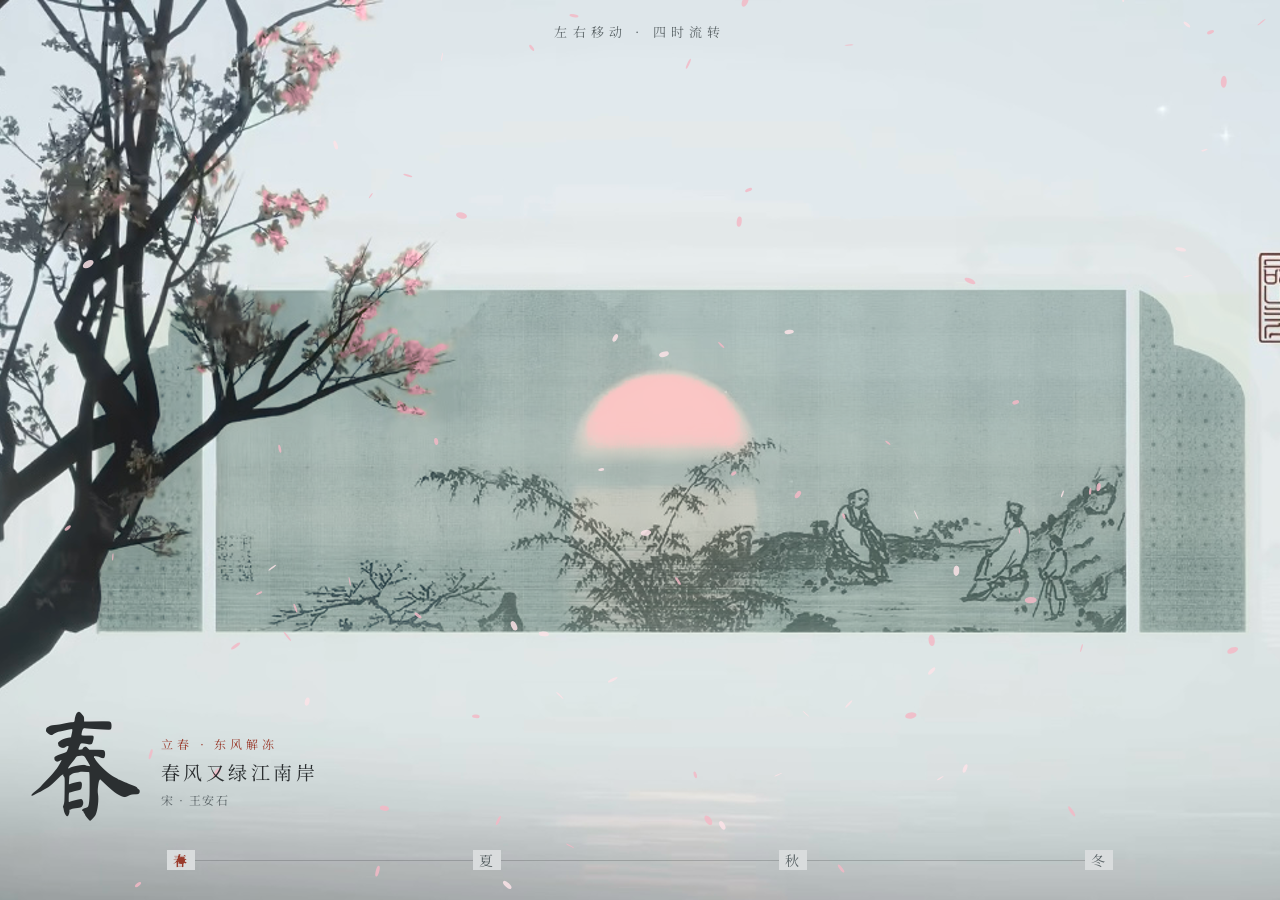
<file: games/sishi-chuangjing.html>
<!doctype html><html><head><meta charset=utf8><meta name=viewport content="width=device-width,initial-scale=1,viewport-fit=cover"><style>:root{color-scheme:light;box-sizing:border-box;padding-top:env(safe-area-inset-top,0px);padding-bottom:env(safe-area-inset-bottom,0px)}html{scroll-padding-top:env(safe-area-inset-top,0px)}body{margin:0;padding:0;font:14px -apple-system,BlinkMacSystemFont,sans-serif;background:#fff;color:#000}img{max-width:100%}[hidden]:not([hidden=until-found i]){display:none!important}</style></head><body>
<title>四时窗景</title>
<meta name="claude:viewport-fit-sides" content="cover">
<link rel="preconnect" href="https://fonts.googleapis.com">
<link rel="stylesheet" href="https://fonts.googleapis.com/css2?family=Ma+Shan+Zheng&family=Noto+Serif+SC:wght@400;600&display=swap">
<style>
/* Layout: one full-bleed stage; the scene is a canvas, ink captions float in the fog at the lower left, a four-point rail sits at the foot. */
:root{
  --fog:#e4eaed;
  --fog-low:#d9dcdd;
  --ink:#2b2f31;
  --ink-soft:#5d6669;
  --seal:#9a3b2c;
  --rail:rgba(43,47,49,.22);
  --display:"Ma Shan Zheng","STKaiti","KaiTi",serif;
  --body:"Noto Serif SC","Songti SC","SimSun",serif;
  color-scheme:light;
}
html,body{height:100%}
body{background:linear-gradient(var(--fog),var(--fog-low));color:var(--ink);font-family:var(--body);overflow:hidden}
#stage{position:fixed;inset:0;touch-action:none;cursor:crosshair}
canvas{display:block;width:100%;height:100%}
.caption{
  position:absolute;
  left:max(28px,calc(env(safe-area-inset-left,0px) + 20px));
  bottom:calc(84px + env(safe-area-inset-bottom,0px));
  pointer-events:none;
  display:grid;
}
.cap{grid-area:1/1;display:flex;align-items:flex-end;gap:18px;opacity:0;transform:translateY(6px);transition:opacity .9s ease,transform .9s ease}
.cap.on{opacity:1;transform:none}
.cap .char{font-family:var(--display);font-size:clamp(64px,9vw,120px);line-height:.9;color:var(--ink)}
.cap .meta{display:flex;flex-direction:column;gap:6px;padding-bottom:8px}
.cap .term{font-size:12px;letter-spacing:.32em;color:var(--seal)}
.cap .line{font-size:clamp(15px,1.5vw,19px);letter-spacing:.18em;color:var(--ink)}
.cap .src{font-size:12px;letter-spacing:.12em;color:var(--ink-soft)}
.rail{
  position:absolute;left:0;right:0;
  bottom:calc(26px + env(safe-area-inset-bottom,0px));
  padding-left:max(28px,calc(env(safe-area-inset-left,0px) + 20px));
  padding-right:max(28px,calc(env(safe-area-inset-right,0px) + 20px));
}
.track{position:relative;height:28px}
.track::before{content:"";position:absolute;left:12.5%;right:12.5%;top:50%;height:1px;background:var(--rail)}
.mark{position:absolute;top:0;transform:translateX(-50%);height:28px;display:flex;align-items:center;justify-content:center;width:44px;
  background:none;border:0;font-family:var(--body);font-size:14px;letter-spacing:.1em;color:var(--ink-soft);cursor:pointer}
.mark span{background:var(--fog-low);padding:0 6px;transition:color .4s}
.mark.on span{color:var(--seal);font-weight:600}
.mark:focus-visible{outline:1px solid var(--seal);outline-offset:2px}
.dot{position:absolute;top:50%;width:7px;height:7px;margin:-3.5px 0 0 -3.5px;border-radius:50%;background:var(--seal);pointer-events:none}
.hint{position:absolute;top:calc(22px + env(safe-area-inset-top,0px));left:50%;transform:translateX(-50%);
  font-size:13px;letter-spacing:.4em;color:var(--ink-soft);pointer-events:none;transition:opacity 1.2s;white-space:nowrap}
.hint.gone{opacity:0}
@media (max-width:600px){
  .cap .char{font-size:64px}
  .caption{bottom:calc(76px + env(safe-area-inset-bottom,0px))}
}
</style>

<div id="stage">
  <canvas id="cv" aria-label="窗景随鼠标横向位置在春夏秋冬间过渡"></canvas>
  <div class="hint" id="hint">左右移动 · 四时流转</div>
  <div class="caption" aria-live="polite">
    <div class="cap on"><div class="char">春</div><div class="meta"><div class="term">立春 · 东风解冻</div><div class="line">春风又绿江南岸</div><div class="src">宋 · 王安石</div></div></div>
    <div class="cap"><div class="char">夏</div><div class="meta"><div class="term">立夏 · 蝼蝈鸣</div><div class="line">白雨跳珠乱入船</div><div class="src">宋 · 苏轼</div></div></div>
    <div class="cap"><div class="char">秋</div><div class="meta"><div class="term">立秋 · 凉风至</div><div class="line">霜叶红于二月花</div><div class="src">唐 · 杜牧</div></div></div>
    <div class="cap"><div class="char">冬</div><div class="meta"><div class="term">立冬 · 水始冰</div><div class="line">千树万树梨花开</div><div class="src">唐 · 岑参</div></div></div>
  </div>
  <div class="rail">
    <div class="track" id="track">
      <button class="mark on" style="left:12.5%" data-i="0" id="m0"><span>春</span></button>
      <button class="mark" style="left:37.5%" data-i="1" id="m1"><span>夏</span></button>
      <button class="mark" style="left:62.5%" data-i="2" id="m2"><span>秋</span></button>
      <button class="mark" style="left:87.5%" data-i="3" id="m3"><span>冬</span></button>
      <div class="dot" id="dot" style="left:12.5%"></div>
    </div>
  </div>
</div>

<script>
(function(){
const SRC = "[data-uri]";
const reduce = matchMedia('(prefers-reduced-motion: reduce)').matches;
const cv = document.getElementById('cv'), ctx = cv.getContext('2d');
const caps = [...document.querySelectorAll('.cap')], marks = [...document.querySelectorAll('.mark')];
const dot = document.getElementById('dot'), hint = document.getElementById('hint');
let IW=0, IH=0, layers=[], W=0, H=0, dpr=1, view={s:1,ox:0,oy:0};
let target=0, cur=0, shown=-1;

const clamp=(v,a,b)=>v<a?a:v>b?b:v;
const ss=(a,b,x)=>{x=clamp((x-a)/(b-a),0,1);return x*x*(3-2*x)};
const mix=(a,b,t)=>a+(b-a)*t;
function softRect(x,y,x0,x1,y0,y1,e){return ss(x0-e,x0+e,x)*(1-ss(x1-e,x1+e,x))*ss(y0-e,y0+e,y)*(1-ss(y1-e,y1+e,y));}

// Season recipes: atmosphere tint, window duotone, sun colour, foliage colour.
const S=[
 {atm:[1.01,1.005,0.99], sh:[50,72,60],  hi:[228,238,222], k:.5,  gam:1,   sun:[252,196,196], fol:[244,176,192], folK:1, branch:0},
 {atm:[0.985,1.01,1.0],  sh:[26,60,52],  hi:[196,228,212], k:.62, gam:1.08,sun:[255,226,170], fol:[86,140,78],   folK:1, branch:0},
 {atm:[1.035,1.0,0.94],  sh:[80,50,30],  hi:[240,212,168], k:.62, gam:1,   sun:[238,120,62],  fol:[214,104,42],  folK:1, branch:0},
 {atm:[0.97,0.995,1.04], sh:[74,84,96],  hi:[248,250,253], k:.7,  gam:.62, sun:[236,238,242], fol:[240,244,248], folK:.95,branch:.35}
];

function build(img){
  IW=img.naturalWidth; IH=img.naturalHeight;
  const base=document.createElement('canvas'); base.width=IW; base.height=IH;
  const bx=base.getContext('2d'); bx.drawImage(img,0,0);
  const src=bx.getImageData(0,0,IW,IH).data;
  const sx=IW/1169, sy=IH/683;
  // per-pixel masks
  const n=IW*IH, mWin=new Float32Array(n), mSun=new Float32Array(n), mFol=new Float32Array(n), mLum=new Float32Array(n);
  for(let y=0;y<IH;y++)for(let x=0;x<IW;x++){
    const i=y*IW+x, p=i*4, r=src[p],g=src[p+1],b=src[p+2];
    const X=x/sx, Y=y/sy, lum=.299*r+.587*g+.114*b, warm=r-b;
    mLum[i]=lum;
    let w=Math.max(softRect(X,Y,262,952,219,481,3),softRect(X,Y,172,252,232,481,3),softRect(X,Y,962,1046,222,481,3));
    w*=mix(1,ss(70,125,lum),1-ss(410,455,X));    // keep the foreground tree out of the window grade
    mWin[i]=w;
    const d=Math.hypot(X-601,Y-318);
    mSun[i]=w*ss(8,40,warm)*ss(150,200,lum)*(1-ss(70,95,d));
    // foliage: warm pale clusters on the tree, outside the window panel interior
    const inTree=(1-ss(440,480,X))*(1-ss(470,520,Y));
    mFol[i]=inTree*ss(3,26,warm)*ss(55,115,lum)*(1-mSun[i]);
  }
  layers=S.map(s=>{
    const c=document.createElement('canvas'); c.width=IW; c.height=IH;
    const cx=c.getContext('2d'), id=cx.createImageData(IW,IH), o=id.data;
    for(let i=0;i<n;i++){
      const p=i*4; let r=src[p]*s.atm[0], g=src[p+1]*s.atm[1], b=src[p+2]*s.atm[2];
      const w=mWin[i];
      if(w>0){
        let t=clamp(mLum[i]/240,0,1); t=Math.pow(t,s.gam);
        const k=s.k*w;
        r=mix(r,mix(s.sh[0],s.hi[0],t),k); g=mix(g,mix(s.sh[1],s.hi[1],t),k); b=mix(b,mix(s.sh[2],s.hi[2],t),k);
        const sw=mSun[i]*.92;
        if(sw>0){r=mix(r,s.sun[0],sw);g=mix(g,s.sun[1],sw);b=mix(b,s.sun[2],sw);}
      }
      const f=mFol[i]*s.folK;
      if(f>0){
        const sh=clamp(mLum[i]/185,.55,1.12);
        r=mix(r,s.fol[0]*sh,f); g=mix(g,s.fol[1]*sh,f); b=mix(b,s.fol[2]*sh,f);
      }
      o[p]=r;o[p+1]=g;o[p+2]=b;o[p+3]=255;
    }
    cx.putImageData(id,0,0);
    return c;
  });
}

function resize(){
  dpr=Math.min(devicePixelRatio||1,2);
  W=innerWidth; H=innerHeight;
  cv.width=Math.round(W*dpr); cv.height=Math.round(H*dpr);
  ctx.setTransform(dpr,0,0,dpr,0,0);
  if(!IW) return;
  let s=Math.max(W/IW,H/IH);
  if(W/H<1.2) s=Math.min(s,(W/IW)*2.1);          // portrait: keep the window in frame
  view.s=s;
  const fx=(W<700?604:584)/1169*IW;                // focus on the window's centre
  view.ox=clamp(W/2-fx*s, W-IW*s, 0);
  if(IW*s<W) view.ox=(W-IW*s)/2;
  view.oy=(H-IH*s)/2;
  if(IH*s>H) view.oy=clamp(H*.46-IH*.52*s, H-IH*s, 0);
}

// ---- particles -------------------------------------------------------
const rnd=(a,b)=>a+Math.random()*(b-a);
const pools=[[],[],[],[]];
function seed(){
  const k=reduce?.35:1, area=Math.max(.5,W*H/(1200*700));
  const cnt=[70,120,46,150].map(c=>Math.round(c*k*area));
  for(let si=0;si<4;si++){pools[si]=[];for(let j=0;j<cnt[si];j++)pools[si].push(spawn(si,true));}
}
function spawn(si,any){
  const y=any?rnd(-20,H):rnd(-60,-10);
  if(si===0) return {x:rnd(-80,W),y,vx:rnd(18,42),vy:rnd(14,34),r:rnd(3,6),a:rnd(0,6.28),va:rnd(-2,2),ph:rnd(0,6.28),hue:Math.random()};
  if(si===1) return {x:rnd(-100,W+60),y,len:rnd(14,30),v:rnd(420,640),al:rnd(.12,.3)};
  if(si===2) return {x:rnd(-80,W),y,vx:rnd(10,40),vy:rnd(30,60),r:rnd(5,9),a:rnd(0,6.28),va:rnd(-3,3),ph:rnd(0,6.28),c:Math.floor(rnd(0,3))};
  return {x:rnd(-40,W+40),y,r:rnd(1,3.2),vy:rnd(18,48),ph:rnd(0,6.28),sw:rnd(10,30)};
}
const leafC=['#c4622a','#d88b32','#a8432a'];
function stepDraw(dt,t,wts){
  for(let si=0;si<4;si++){
    const w=wts[si]; const pool=pools[si];
    for(const q of pool){
      if(si===0){q.x+=(q.vx+Math.sin(t*1.3+q.ph)*14)*dt;q.y+=q.vy*dt;q.a+=q.va*dt;}
      else if(si===1){q.x-=q.v*.18*dt;q.y+=q.v*dt;}
      else if(si===2){q.x+=(q.vx+Math.sin(t*1.1+q.ph)*30)*dt;q.y+=q.vy*dt;q.a+=q.va*dt;}
      else{q.y+=q.vy*dt;q.x+=Math.sin(t*.8+q.ph)*q.sw*dt;}
      if(q.y>H+40||q.x>W+100||q.x<-140) Object.assign(q,spawn(si,false));
    }
    if(w<.01) continue;
    ctx.save();
    if(si===0){
      for(const q of pool){
        ctx.globalAlpha=w*.85;
        ctx.fillStyle=q.hue<.6?'#f2b8c6':'#fbe3e8';
        ctx.save();ctx.translate(q.x,q.y);ctx.rotate(q.a);ctx.scale(1,.55+.35*Math.sin(t*3+q.ph));
        ctx.beginPath();ctx.ellipse(0,0,q.r,q.r*.62,0,0,6.283);ctx.fill();ctx.restore();
      }
    }else if(si===1){
      ctx.strokeStyle='#6d8590';ctx.lineWidth=1;ctx.lineCap='round';
      for(const q of pool){ctx.globalAlpha=w*q.al;ctx.beginPath();ctx.moveTo(q.x,q.y);ctx.lineTo(q.x+q.len*.18,q.y-q.len);ctx.stroke();}
    }else if(si===2){
      for(const q of pool){
        ctx.globalAlpha=w*.9;ctx.fillStyle=leafC[q.c];
        ctx.save();ctx.translate(q.x,q.y);ctx.rotate(q.a);ctx.scale(Math.cos(t*2+q.ph),1);
        ctx.beginPath();ctx.moveTo(0,-q.r);ctx.quadraticCurveTo(q.r*.8,0,0,q.r);ctx.quadraticCurveTo(-q.r*.8,0,0,-q.r);ctx.fill();ctx.restore();
      }
    }else{
      ctx.fillStyle='#ffffff';
      for(const q of pool){ctx.globalAlpha=w*(.55+q.r/7);ctx.beginPath();ctx.arc(q.x,q.y,q.r,0,6.283);ctx.fill();}
    }
    ctx.restore();
  }
}

// ---- input -----------------------------------------------------------
function setFromX(x){
  const u=clamp(x/W*4-.5,0,3), i=Math.min(2,Math.floor(u)), f=u-i;
  target=u>=3?3:i+ss(.18,.82,f);
}
const stage=document.getElementById('stage');
let moved=false;
stage.addEventListener('pointermove',e=>{
  if(e.target.closest('.mark')) return;
  setFromX(e.clientX);
  if(!moved){moved=true;hint.classList.add('gone');}
});
stage.addEventListener('pointerdown',e=>{ if(!e.target.closest('.mark')) setFromX(e.clientX); });
marks.forEach(m=>m.addEventListener('click',()=>{target=+m.dataset.i;moved=true;hint.classList.add('gone');}));
addEventListener('keydown',e=>{
  if(e.key==='ArrowRight')target=Math.min(3,Math.round(target)+1);
  if(e.key==='ArrowLeft')target=Math.max(0,Math.round(target)-1);
});
addEventListener('resize',()=>{resize();seed();});

// ---- loop ------------------------------------------------------------
let last=performance.now();
function frame(now){
  const dt=Math.min(.05,(now-last)/1000); last=now;
  cur+= (target-cur)*(1-Math.exp(-dt*(reduce?9:3.2)));
  if(Math.abs(target-cur)<1e-4) cur=target;
  ctx.fillStyle='#e2e8eb';ctx.fillRect(0,0,W,H);
  if(layers.length){
    const i=Math.min(2,Math.floor(cur)), f=cur-i;
    ctx.imageSmoothingQuality='high';
    const dw=IW*view.s, dh=IH*view.s;
    ctx.globalAlpha=1; ctx.drawImage(layers[i],view.ox,view.oy,dw,dh);
    if(f>0){ctx.globalAlpha=f; ctx.drawImage(layers[i+1],view.ox,view.oy,dw,dh);}
    ctx.globalAlpha=1;
  }
  const wts=[0,1,2,3].map(k=>clamp(1-Math.abs(cur-k)*1.25,0,1));
  stepDraw(dt,now/1000,wts);
  const r=Math.round(cur);
  if(r!==shown){shown=r;caps.forEach((c,k)=>c.classList.toggle('on',k===r));marks.forEach((m,k)=>m.classList.toggle('on',k===r));}
  dot.style.left=(12.5+cur*25)+'%';
  requestAnimationFrame(frame);
}

const img=new Image();
img.onload=()=>{build(img);resize();seed();};
img.src=SRC;
resize();seed();
requestAnimationFrame(frame);
})();
</script>

</body></html>
</file>
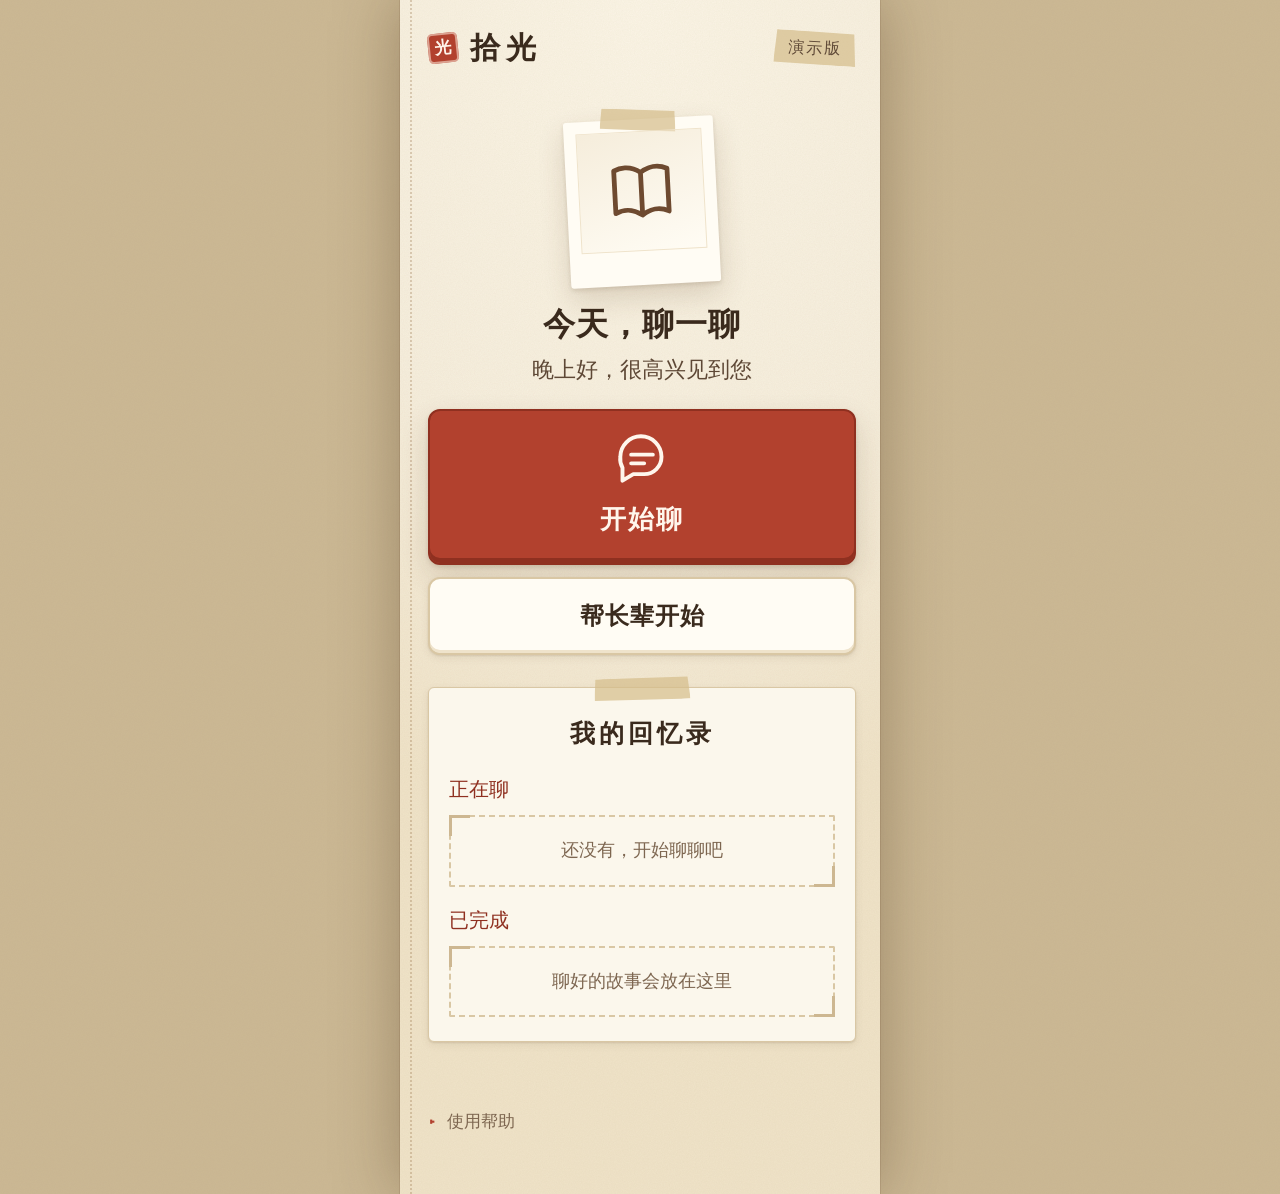
<file: assets/aiyf/demo.html>
<!doctype html>
<html lang="zh-CN">
<head>
<meta charset="utf-8"><meta name="viewport" content="width=device-width, initial-scale=1, viewport-fit=cover">
<meta name="theme-color" content="#f6eedd"><title>拾光 · 把故事慢慢说</title>
<style>
/* 拾光 · 适老化界面（2026-10 第四版：老相册 / 手账纸感）
   规范要点：米黄纸张 + 纸纹 · 衬线标题 + 楷体手写标注 · 深棕墨色正文 ·
   印章红只用于主入口与最终确认 · 照片相框与相角 · 和纸胶带 · 8px 间距体系 */
:root{
--ink:#3a2a1d;--ink-2:#5e4836;--ink-3:#7d6650;
--paper:#f6eedd;--paper-2:#fbf7ec;--paper-3:#efe3cb;--card:#fffcf4;
--kraft:#cdb791;--line:#d9c7a4;--rule:rgba(160,120,80,.16);
--brown:#6e4a30;--brown-deep:#553722;
--seal:#b2412e;--seal-deep:#8f3020;--seal-tint:rgba(178,65,46,.1);
--moss:#5f7a52;--tape:rgba(214,190,140,.72);--tape-2:rgba(196,142,120,.55);
--sh-1:0 1px 2px rgba(80,50,20,.12),0 3px 8px rgba(80,50,20,.08);
--sh-2:0 2px 4px rgba(80,50,20,.14),0 12px 28px rgba(80,50,20,.16);
--r-card:6px;--r-btn:12px;--r-inner:8px;
--serif:"Songti SC","STSong","Noto Serif SC","Noto Serif CJK SC","Source Han Serif SC","SimSun",Georgia,serif;
--kai:"Kaiti SC","STKaiti","KaiTi","BiauKai",var(--serif);
--grain:url("data:image/svg+xml,%3Csvg xmlns='http://www.w3.org/2000/svg' width='160' height='160'%3E%3Cfilter id='n'%3E%3CfeTurbulence type='fractalNoise' baseFrequency='.85' numOctaves='3' stitchTiles='stitch'/%3E%3CfeColorMatrix values='0 0 0 0 .45 0 0 0 0 .32 0 0 0 0 .18 0 0 0 .09 0'/%3E%3C/filter%3E%3Crect width='160' height='160' filter='url(%23n)'/%3E%3C/svg%3E");
}
*{box-sizing:border-box}
html{-webkit-text-size-adjust:100%}
body{margin:0;background:#cbb894 var(--grain);color:var(--ink);font-family:"PingFang SC","Microsoft YaHei","Noto Sans SC",sans-serif;font-size:20px;line-height:1.75}
button,input,textarea{font:inherit;color:inherit}
button{cursor:pointer;touch-action:manipulation;-webkit-tap-highlight-color:transparent}
button:focus-visible,input:focus-visible,textarea:focus-visible,summary:focus-visible,.check:focus-within,label.actionTile:focus-within{outline:3px solid var(--seal);outline-offset:3px;border-radius:8px}
button:disabled{opacity:.45;cursor:not-allowed}
.hidden{display:none!important}

/* 相册内页：米黄纸 + 纸纹 + 左侧装订线 */
.phone{max-width:480px;min-height:100dvh;margin:auto;position:relative;background:var(--grain),radial-gradient(120% 70% at 50% 0%,#fbf5e6 0%,var(--paper) 60%,#efe3c8 100%);box-shadow:0 0 0 1px rgba(110,74,48,.15),0 0 60px rgba(70,45,20,.35)}
.phone:before{content:'';position:absolute;left:10px;top:0;bottom:0;width:0;border-left:2px dotted rgba(140,100,60,.28);pointer-events:none}

/* 页头：书名 + 印章 */
header{padding:22px 24px 10px 28px;display:flex;align-items:center;justify-content:space-between}
.brand{font-family:var(--serif);font-size:30px;letter-spacing:6px;font-weight:600;display:flex;gap:12px;align-items:center;color:var(--ink)}
.mark{width:30px;height:30px;border-radius:5px;background:var(--seal);display:inline-grid;place-items:center;transform:rotate(-6deg);box-shadow:inset 0 0 0 2px rgba(255,240,225,.55);position:relative}
.mark:after{content:'光';font-size:17px;letter-spacing:0;color:#fff4ea;font-family:var(--serif);font-weight:600}
.badge{font-family:var(--kai);font-size:16px;letter-spacing:2px;color:var(--ink-2);background:var(--tape);padding:3px 14px;transform:rotate(3deg);clip-path:polygon(3% 0,97% 4%,100% 100%,0 96%)}

main{padding:8px 24px 40px 28px}
h1{font-family:var(--serif);font-size:34px;font-weight:600;line-height:1.45;margin:16px 0;letter-spacing:1px}
h2{font-family:var(--serif);font-size:25px;font-weight:600;margin:20px 0 12px}
h3{font-size:19px;font-weight:600;margin:16px 0 8px}
p{margin:12px 0}
.eyebrow{font-family:var(--kai);font-size:18px;letter-spacing:2px;color:var(--seal-deep)}
.muted{color:var(--ink-3);font-size:17px}
.small{font-size:15px}
.greeting{font-family:var(--kai);font-size:22px;color:var(--ink-2);margin:4px 0 0}

/* 首页旧版插画（备用路由） */
.hero{padding:8px 0 24px}
.hero h1{font-size:40px;margin:12px 0}
.illustration{height:148px;position:relative;margin:24px 0 8px}
.circle{width:110px;height:110px;border:2px dashed var(--kraft);border-radius:50%;position:absolute;right:36px;top:8px}
.book{position:absolute;left:32px;top:28px;width:184px;height:112px;background:var(--card);border-radius:4px;transform:rotate(-5deg);box-shadow:var(--sh-2)}
.book:before{content:'那些年，\A 我记得';white-space:pre;position:absolute;left:24px;top:16px;font-family:var(--kai);font-size:22px;line-height:1.65;color:var(--ink-2)}
.sprig{position:absolute;right:148px;bottom:0;font-size:40px;color:var(--moss);transform:rotate(12deg)}
.notice{background:var(--paper-3);border-left:4px solid var(--kraft);border-radius:2px;padding:12px 16px;font-size:15px;color:var(--ink-2);margin:20px 0}

/* 按钮：深棕墨色主按钮，带压印底边 */
.primary,.secondary{display:block;width:100%;min-height:72px;font-size:24px;font-weight:600;border-radius:var(--r-btn);padding:16px 24px;margin:12px 0;border:2px solid transparent;transition:transform .12s ease,box-shadow .15s ease;letter-spacing:1px}
.primary{background:var(--brown);color:#fdf6e8;box-shadow:inset 0 -4px 0 var(--brown-deep),var(--sh-1)}
.secondary{background:var(--card);border-color:var(--line);color:var(--ink);box-shadow:inset 0 -3px 0 var(--paper-3),var(--sh-1)}
.primary:active,.secondary:active,.actionTile:active,.choice:active,.person:active,.nav button:active{transform:translateY(2px) scale(.99)}
.primary:active{box-shadow:inset 0 -1px 0 var(--brown-deep)}
.link{display:block;width:100%;min-height:56px;background:none;border:0;color:var(--brown);font-size:19px;font-weight:600;text-decoration:underline;text-decoration-style:wavy;text-decoration-color:var(--kraft);text-underline-offset:6px;margin:8px 0;padding:8px}
.back{display:inline-block;width:auto;min-height:56px;background:none;border:0;color:var(--ink-2);font-size:19px;padding:8px 4px}
.row{display:flex;gap:16px;align-items:stretch}
.row>*{flex:1;min-width:0}

/* 聚焦区：拍立得相框 */
.focus{text-align:center;padding:8px 0}
.focus h1{font-size:32px;margin:16px 0 4px}
.bigIcon{display:flex;align-items:center;justify-content:center;width:150px;height:166px;margin:18px auto 8px;padding-bottom:22px;background:var(--card);color:var(--brown);border-radius:3px;box-shadow:var(--sh-2);transform:rotate(-3deg);position:relative}
.bigIcon:before{content:'';position:absolute;top:-10px;left:50%;width:76px;height:22px;margin-left:-38px;background:var(--tape);transform:rotate(4deg);clip-path:polygon(2% 0,98% 6%,100% 100%,0 92%)}
.bigIcon:after{content:'';position:absolute;inset:12px 12px 34px;border:1px solid var(--paper-3);background:linear-gradient(160deg,rgba(239,227,203,.6),rgba(255,252,244,0));z-index:0}
.bigIcon .svgIcon{position:relative;z-index:1}
.svgIcon{width:40px;height:40px;fill:none;stroke:currentColor;stroke-width:1.8;stroke-linecap:round;stroke-linejoin:round}
.bigIcon .svgIcon{width:64px;height:64px}
.bigIcon.listening{color:var(--seal)}
.bigIcon.listening .svgIcon{animation:breathe 1.6s ease-in-out infinite}
@keyframes breathe{0%,100%{transform:scale(1)}50%{transform:scale(1.12)}}

/* 大入口卡：纸片 + 印章红主入口 */
.actionTile{display:flex;flex-direction:column;align-items:center;justify-content:center;gap:12px;min-height:156px;background:var(--card);border:2px solid var(--line);border-radius:var(--r-btn);color:var(--ink);font-size:26px;font-weight:600;width:100%;padding:20px;margin:12px 0;box-shadow:inset 0 -4px 0 var(--paper-3),var(--sh-1);transition:transform .12s ease;letter-spacing:2px;cursor:pointer}
.actionTile.mainAction{background:var(--seal);border-color:var(--seal-deep);color:#fff6ec;box-shadow:inset 0 -5px 0 var(--seal-deep),var(--sh-2)}
.actionTile .svgIcon{width:52px;height:52px}
.row .actionTile:first-child{transform:rotate(-1deg)}
.row .actionTile:last-child{transform:rotate(1deg)}
.row .actionTile:active{transform:translateY(2px)}

/* 返回 / 暂停：吸顶纸条，下沿撕线 */
.nav{position:sticky;top:0;z-index:4;background:var(--paper-2);display:flex;justify-content:space-between;gap:12px;padding:12px 24px 14px 28px;margin:0 -24px 20px -28px;border-bottom:2px dashed var(--line);box-shadow:0 4px 10px rgba(80,50,20,.06)}
.nav button{min-height:60px;padding:10px 24px;border:2px solid var(--line);border-radius:999px;background:var(--card);font-size:20px;font-weight:600;color:var(--ink)}
.nav .halt{color:var(--seal-deep);border-color:rgba(178,65,46,.4);background:var(--seal-tint)}

/* 选择卡：便签纸条 */
.choice{display:flex;align-items:center;gap:16px;width:100%;min-height:92px;padding:18px 20px;margin:14px 0;background:var(--card);border:1px solid var(--line);border-radius:var(--r-card);box-shadow:var(--sh-1);text-align:left;font-size:21px;color:var(--ink);transition:transform .12s ease}
.choice:nth-of-type(odd){transform:rotate(-.6deg)}
.choice:nth-of-type(even){transform:rotate(.5deg)}
.choice strong{font-size:23px;font-weight:600;display:block;line-height:1.5;flex:1}
.choice small{display:block;font-size:16px;color:var(--ink-3);font-weight:400;margin-top:2px}
.choice>span:nth-child(2){flex:1}
.choice .svgIcon{width:30px;height:30px;color:var(--brown);flex:none;background:var(--paper-3);border-radius:50%;padding:10px;box-sizing:content-box}
.choice .arrow,.choice>span[aria-hidden],.choice>span:last-child{font-size:28px;color:var(--seal);flex:none;font-weight:600}

/* 步骤进度：小圆章 */
.progress{display:flex;gap:8px;margin:12px 0 8px}
.progress i{flex:1;height:8px;border-radius:999px;background:var(--paper-3);border:1px solid var(--line)}
.progress i.on{background:var(--seal);border-color:var(--seal-deep)}

/* 讲述页 */
.shortPrompt{font-family:var(--serif);font-size:28px;font-weight:600;text-align:center;line-height:1.6;margin:12px 0 20px}
.miniStatus{text-align:center;color:var(--ink-3);font-size:17px;margin:12px 0}
.miniStatus.tag{font-family:var(--kai);font-size:19px;color:var(--ink-2)}
.recordDot{width:16px;height:16px;border-radius:50%;background:var(--seal);display:inline-block;margin-right:10px;vertical-align:2px;animation:pulse 1.4s ease-in-out infinite}
@keyframes pulse{0%,100%{opacity:1}50%{opacity:.3}}
.stopBlock{color:var(--seal-deep)!important;border-color:rgba(178,65,46,.35)!important}
.conversation{display:flex;flex-direction:column;gap:12px;margin:16px 0}
.bubble{background:var(--card) repeating-linear-gradient(transparent 0 33px,var(--rule) 33px 34px);border-left:3px solid var(--kraft);border-radius:2px;padding:4px 18px;font-size:20px;line-height:34px;align-self:stretch;box-shadow:var(--sh-1)}
.card{background:var(--card);border:1px solid var(--line);border-radius:var(--r-card);box-shadow:var(--sh-1);padding:24px;margin:20px 0;position:relative}
.card.soft{background:var(--paper-3);box-shadow:none;border-style:dashed}
.pill{display:inline-block;background:var(--seal-tint);color:var(--seal-deep);border:1px solid rgba(178,65,46,.3);border-radius:4px;padding:4px 14px;font-size:15px;font-weight:600;transform:rotate(-1.5deg)}
.avatar{display:inline-grid;place-items:center;width:44px;height:44px;border-radius:6px;background:var(--seal);color:#fff6ec;font-family:var(--serif);font-size:20px;flex:none}
.prompt{font-size:24px;font-weight:600;line-height:1.6;margin:12px 0}

/* 听写区：横格信纸 */
.transcript{width:100%;min-height:208px;font-family:var(--serif);font-size:23px;line-height:40px;padding:6px 18px;border:1px solid var(--line);border-radius:2px;background:var(--card) repeating-linear-gradient(transparent 0 39px,var(--rule) 39px 40px);background-attachment:local;box-shadow:var(--sh-1);color:var(--ink);resize:vertical}
.transcript[readonly]{cursor:default}
.transcript::placeholder{color:var(--ink-3);font-family:var(--kai)}
.listenHint{font-family:var(--kai);text-align:center;font-size:20px;color:var(--seal-deep);min-height:34px;margin:8px 0}

/* 人物选择与输入区 */
.people{display:flex;flex-wrap:wrap;gap:12px;margin:12px 0 24px}
.person{min-height:56px;padding:10px 22px;border:2px solid var(--line);border-radius:999px;background:var(--card);font-size:20px;color:var(--ink)}
.person[aria-pressed=true]{background:var(--brown);color:#fdf6e8;border-color:var(--brown-deep)}
.label{display:block;font-size:19px;font-weight:600;margin:20px 0 8px}
input[type=text],textarea{width:100%;font-size:20px;padding:14px 16px;border:2px solid var(--line);border-radius:var(--r-inner);background:var(--card);line-height:1.65}
input[type=text]:focus,textarea:focus{border-color:var(--brown);outline:none}
textarea{min-height:132px;resize:vertical}
input[type=file]{font-size:16px;margin:8px 0}
.inputWrap{position:relative;margin:8px 0}
.inputWrap input,.inputWrap textarea{padding-right:76px;min-height:132px}
.inputTools{position:absolute;right:8px;top:8px;display:flex;flex-direction:column;gap:8px}
.inputTools button{display:grid;place-items:center;width:52px;height:52px;border:1px solid var(--line);border-radius:50%;background:var(--paper-3);color:var(--brown)}
.inputTools .svgIcon{width:26px;height:26px}

/* 底部确认区：印章按钮 */
.commitArea{position:sticky;bottom:0;background:linear-gradient(rgba(246,238,221,0),var(--paper) 30%);padding:20px 0 24px;margin-top:20px;z-index:2}
.check{display:flex;gap:14px;align-items:flex-start;background:var(--card);border:2px solid var(--line);border-radius:var(--r-btn);padding:16px 20px;margin:12px 0;font-size:20px;line-height:1.65;cursor:pointer}
.check input{width:30px;height:30px;flex:none;margin-top:3px;accent-color:var(--seal)}
.finish{background:var(--seal);border:2px solid var(--seal-deep);color:#fff6ec;min-height:86px;font-size:30px;font-family:var(--serif);letter-spacing:6px;box-shadow:inset 0 -5px 0 var(--seal-deep),var(--sh-2)}
.finish small{display:block;font-family:"PingFang SC","Microsoft YaHei",sans-serif;font-size:16px;font-weight:400;letter-spacing:0;opacity:.92;margin-top:2px}

/* 成稿：信纸横格 + 相片 */
.story{white-space:pre-wrap;font-family:var(--serif);font-size:20px;line-height:38px;background:repeating-linear-gradient(transparent 0 37px,var(--rule) 37px 38px)}
.storyTitle{font-family:var(--serif);font-size:28px;font-weight:600;text-align:center;margin:8px 0 16px;letter-spacing:2px}
.photo{display:block;width:calc(100% - 16px);margin:16px auto;padding:10px 10px 32px;background:#fff;border-radius:2px;box-shadow:var(--sh-2);transform:rotate(-1.5deg)}
.compactStory{max-height:280px;overflow:auto}
.success{display:grid;place-items:center;width:104px;height:104px;margin:16px auto;border-radius:50%;border:3px solid var(--seal);color:var(--seal);font-size:40px;transform:rotate(-8deg)}
article.card{padding:28px 24px}
article.card:before,.shelf:before,.assistBox:before{content:'';position:absolute;top:-11px;left:50%;width:96px;height:24px;margin-left:-48px;background:var(--tape);transform:rotate(-3deg);clip-path:polygon(2% 0,98% 8%,100% 100%,0 90%)}

/* 折叠区与帮助 */
details{margin:16px 0}
summary{font-size:19px;font-weight:600;min-height:56px;display:flex;align-items:center;cursor:pointer;color:var(--brown);list-style:none}
summary::-webkit-details-marker{display:none}
summary:before{content:'▸';margin-right:10px;color:var(--seal);transition:transform .15s ease}
details[open]>summary:before{transform:rotate(90deg)}
.footer{padding:0 24px 32px 28px}
.footer summary{font-size:17px;color:var(--ink-3);font-weight:400;min-height:48px}
.footer details{text-align:left;font-size:16px;color:var(--ink-2)}
.helpButton{border:0;background:none;min-height:52px;color:var(--seal-deep);font-size:17px;font-weight:600;text-decoration:underline;text-underline-offset:4px;padding:0}

/* 辅助弹层与全局提示 */
.assist{position:fixed;inset:0;z-index:10;background:rgba(58,42,29,.55);display:flex;align-items:center;justify-content:center;padding:20px}
.assistBox{max-width:440px;width:100%;background:var(--grain),var(--paper);border-radius:4px;padding:28px 24px 20px;max-height:88dvh;overflow:auto;box-shadow:0 24px 64px rgba(30,18,8,.45);position:relative}
.assistBox h2{margin-top:0}
.assistBox .photo{max-height:180px;width:auto;max-width:100%}
.assistBox .transcript{min-height:160px}
.toast{position:fixed;left:50%;bottom:32px;transform:translateX(-50%);z-index:40;background:#3a2a1d;color:#fbf3e3;font-size:18px;line-height:1.6;padding:16px 24px;border-radius:6px;box-shadow:0 12px 32px rgba(30,18,8,.4);max-width:86%;text-align:center}

/* 我的回忆录：相册夹页 + 相角空位 */
.shelf{margin-top:32px;background:var(--paper-2);border:1px solid var(--line);border-radius:var(--r-card);padding:24px 20px 16px;box-shadow:var(--sh-1);position:relative}
.shelf h2{margin:0 0 4px;text-align:center;letter-spacing:4px}
.shelf h3{font-family:var(--kai);font-size:20px;font-weight:400;color:var(--seal-deep);margin:16px 0 4px}
.shelf .choice{margin:10px 0}
.emptySlot{position:relative;background:transparent;border:2px dashed var(--line);border-radius:2px;padding:18px 16px;text-align:center;margin:8px 0;font-family:var(--kai);font-size:18px}
.emptySlot:before,.emptySlot:after{content:'';position:absolute;width:18px;height:18px;border:solid var(--kraft)}
.emptySlot:before{top:-2px;left:-2px;border-width:3px 0 0 3px}
.emptySlot:after{bottom:-2px;right:-2px;border-width:0 3px 3px 0}

/* 动效与降级 */
main>*{animation:fadeUp .3s ease both}
@keyframes fadeUp{from{opacity:0;transform:translateY(8px)}to{opacity:1}}
@media (prefers-reduced-motion:reduce){*,*:before,*:after{animation:none!important;transition:none!important}}
@media print{.nav,.focus,.miniStatus,.commitArea,.assist,.footer,details,.toast{display:none!important}.compactStory{max-height:none;overflow:visible}.phone,body{background:#fff}.phone:before{display:none}.card,.choice,.check{background:#fff;border:1px solid #ccc;box-shadow:none}}
</style></head>
<body><div class="phone"><header><div class="brand"><span class="mark" aria-hidden="true"></span>拾光</div><span class="badge">演示版</span></header><main id="app"></main><div class="footer"><details><summary>使用帮助</summary>这是交互演示。“说给我”使用浏览器自带的语音识别把话转成文字（Chrome、Edge、Safari 可用，需允许麦克风；部分浏览器会把声音发到其服务器转写，本页不保存录音）。不支持时可改用打字。照片只在本机预览，分享不会发送给他人。<button class="helpButton" onclick="act('resetAsk')">清除演示数据</button></details></div></div><div id="toast" class="toast hidden" role="status"></div>
<script>
'use strict';
const KEY='shiguang-demo-v1';
let inputAssist=null;
const sample=['刚进厂那会儿，第一次上夜班，我老怕做错。王师傅带着我。','照着王师傅教的做，他在旁边看着。','总算做完了，没出错，我就没那么怕了。具体哪一年，我记不准了。'];
const questions=['那件事，您还记得发生了什么吗？','那天您做了些什么？','后来怎么样了？'];
const initial=()=>({screen:'home',role:'elder',consent:false,topic:'第一次上夜班',answers:[],draft:'',version:0,confirmed:0,photo:'',caption:'',paused:false,shared:false,recipient:'',edited:false,dirtyAnswers:false,history:[]});
let state=initial(),library=[];try{const saved=JSON.parse(localStorage.getItem(KEY));if(saved&&(saved.schema===1||saved.schema===2)){state={...initial(),...saved.data,screen:'home'};if(saved.schema===2&&Array.isArray(saved.stories))library=saved.stories;}}catch(e){}
const el=id=>document.getElementById(id);
const esc=s=>String(s).replace(/[&<>"']/g,c=>({'&':'&amp;','<':'&lt;','>':'&gt;','"':'&quot;',"'":'&#39;'}[c]));
function rememberActive(){if(!state.consent&&!state.answers.length&&!state.draft&&!state.photo)return;if(!state.id)state.id='story-'+Date.now().toString(36)+'-'+Math.random().toString(36).slice(2,8);const copy=JSON.parse(JSON.stringify(state));const at=library.findIndex(s=>s.id===state.id);if(at<0)library.unshift(copy);else library[at]=copy;}
function save(){rememberActive();try{localStorage.setItem(KEY,JSON.stringify({schema:2,data:state,stories:library}));return true;}catch(e){toast('本地保存失败，请导出文字；当前页面仍保留内容。');return false;}}
function isComplete(s){return !!s.confirmed&&s.confirmed===s.version&&!s.dirtyAnswers;}
function shelf(){const cards=(complete)=>{const list=library.filter(s=>isComplete(s)===complete);return list.length?list.map(s=>`<button class="choice" data-story="${esc(s.id)}">${icon(complete?'book':'chat')}<span><strong>${esc(s.topic)}</strong><small>${complete?'已完成 · 听听 / 看看':s.draft&&!s.dirtyAnswers?'待确认 · 接着来':!s.consent?'待参与 · 接着来':'正在聊 · 接着说'}</small></span><span aria-hidden="true">›</span></button>`).join(''):`<p class="muted emptySlot">${complete?'聊好的故事会放在这里':'还没有，开始聊聊吧'}</p>`;};return `<section class="shelf" aria-label="我的回忆录"><h2>我的回忆录</h2><h3>正在聊</h3>${cards(false)}<h3>已完成</h3>${cards(true)}</section>`;}
function openStory(id){save();const story=library.find(s=>s.id===id);if(!story){toast('这段故事暂时找不到了。');return;}state={...initial(),...JSON.parse(JSON.stringify(story))};act('resume');}
function toast(t){el('toast').textContent=t;el('toast').classList.remove('hidden');clearTimeout(window.toastTimer);window.toastTimer=setTimeout(()=>el('toast').classList.add('hidden'),3500);}
function go(screen){if(window.speechSynthesis)window.speechSynthesis.cancel();if(screen!==state.screen&&rec)stopListening(true);state.screen=screen;save();render();window.scrollTo(0,0);}
function btn(text,action,type='primary'){return `<button class="${type}" data-action="${action}">${text}</button>`;}
function progress(n){return `<div class="eyebrow">一段故事 · ${['开始回忆','慢慢讲述','听读确认','留存故事'][n-1]}</div><div class="progress" aria-label="第 ${n} 步，共 4 步">${[1,2,3,4].map(i=>`<i class="${i<=n?'on':''}"></i>`).join('')}</div>`;}
function title(t,p=''){return `<h1>${t}</h1>${p?`<p class="muted">${p}</p>`:''}`;}
function photo(){return state.photo?`<img class="photo" src="${esc(state.photo)}" alt="您选择的故事照片"><p class="muted">${esc(state.caption||'照片说明待本人确认')}</p>`:'';}
const iconPaths={mic:'<rect x="8" y="2" width="8" height="13" rx="4"/><path d="M5 10v2a7 7 0 0 0 14 0v-2M12 19v3M8 22h8"/>',camera:'<path d="M3 6h4l2-3h6l2 3h4v15H3z"/><circle cx="12" cy="13" r="4"/>',book:'<path d="M12 5C8 2 4 3 2 4v16c4-2 7-1 10 1 3-2 6-3 10-1V4c-4-2-7-1-10 1v16"/>',pause:'<path d="M8 4v16M16 4v16"/>',play:'<path d="m8 3 13 9-13 9z"/>',check:'<path d="m4 12 5 5L21 5"/>'};
function icon(k){return `<svg class="svgIcon" viewBox="0 0 24 24" aria-hidden="true">${iconPaths[k]||iconPaths.book}</svg>`;}
iconPaths.chat='<path d="M21 11a8 8 0 0 1-8 8H8l-5 3v-6a8 8 0 0 1-1-5 9 9 0 0 1 19 0Z"/><path d="M7 10h10M7 14h6"/>';
function greet(){const h=new Date().getHours();return h<6?'夜深了':h<11?'上午好':h<14?'中午好':h<18?'下午好':'晚上好';}
function tile(label,action,k,main=false){return `<button class="actionTile ${main?'mainAction':''}" data-action="${action}">${icon(k)}<span>${label}</span></button>`;}
function inputTools(id,placeholder,multiline=false){return `<div class="inputWrap">${multiline?`<textarea id="${id}" aria-label="${placeholder}" placeholder="${placeholder}"></textarea>`:`<input id="${id}" type="text" maxlength="50" aria-label="${placeholder}" placeholder="${placeholder}">`}<div class="inputTools"><button type="button" data-input="${id}" data-mode="voice" aria-label="语音输入" title="语音输入">${icon('mic')}</button><button type="button" data-input="${id}" data-mode="camera" aria-label="拍照识别" title="拍照识别">${icon('camera')}</button></div></div>`;}
function currentQuestion(){return state.photo?'照片里有什么故事？':!state.answers.length&&state.relatedPerson?`聊聊和${state.relatedPerson}有关的这件事吧？`:questions[Math.min(state.answers.length,2)];}
function showInputAssist(target,mode){inputAssist={target,mode,screen:state.screen};let host=el('inputAssist');if(!host){host=document.createElement('div');host.id='inputAssist';host.className='assist';document.body.appendChild(host);}host.className='assist';host.setAttribute?.('role','dialog');host.setAttribute?.('aria-modal','true');host.setAttribute?.('aria-label',mode==='voice'?'语音输入':'拍照识别');host.innerHTML=`<div class="assistBox"><h2>${mode==='voice'?'说给我':'拍给我'}</h2><p class="muted">${mode==='voice'?'说完会变成文字，填入前可以改':'拍照识别演示 · 请核对文字'}</p>${mode==='voice'?'<div id="assistMic"></div>':''}${mode==='camera'?'<input id="assistPhoto" type="file" accept="image/jpeg,image/png,image/webp" capture="environment" aria-label="拍照或选图"><div id="assistPreview"></div>':''}<label class="label" for="assistText">${mode==='voice'?'想说的话':'照片里的文字'}</label><textarea id="assistText" class="${mode==='voice'?'transcript':''}" placeholder="${mode==='voice'?'说的话会出现在这里，也可以直接打字':'当前未接入识别，请手动填写'}"></textarea>${mode==='voice'&&!canListen()?btn('试用一句示例','assistExample','secondary'):''}${btn('填入输入框','assistInsert')}${btn('取消','assistCancel','secondary')}</div>`;host.onclick=e=>{const b=e.target.closest('button');if(b?.dataset.action)act(b.dataset.action);};if(mode==='camera'&&el('assistPhoto'))el('assistPhoto').onchange=e=>{const f=e.target.files[0];if(!f)return;if(!['image/jpeg','image/png','image/webp'].includes(f.type)||f.size>2*1024*1024){toast('请选择 2MB 以内的照片');return;}const session=inputAssist,r=new FileReader();r.onload=()=>{if(inputAssist!==session)return;el('assistPreview').innerHTML=`<img class="photo" src="${esc(r.result)}" alt="待核对文字的照片">`;};r.readAsDataURL(f);};if(mode==='voice')renderAssistMic();el('assistText')?.focus?.();}
function closeInputAssist(){if(rec)stopListening(true);const target=inputAssist?.target;inputAssist=null;const host=el('inputAssist');if(host)host.className='assist hidden';if(target)el(target)?.focus?.();}
function insertAssistedText(text){if(!inputAssist||inputAssist.screen!==state.screen)return false;text=text.trim();if(!text){toast('先填写需要放入的文字');return false;}const target=el(inputAssist.target);if(!target)return false;const combined=target.value.trim()+(target.value.trim()?(inputAssist.target==='answer'?'\n':' '):'')+text;if(inputAssist.target==='customTopic'&&combined.length>50){toast('主题请控制在 50 个字以内');return false;}target.value=combined;closeInputAssist();return true;}
// ---- 语音转文字：浏览器自带识别（Web Speech API），不支持时退回打字 ----
let rec=null,listening=false,heard='',interim='',listenBase='';
const Recognizer=()=>window.SpeechRecognition||window.webkitSpeechRecognition||null;
function canListen(){return !!Recognizer();}
function heardText(){return listenBase+heard+interim;}
function joinSegment(t){t=t.trim();if(!t)return;if(heard&&!/[，。！？、,.!?；;]$/.test(heard))heard+='，';heard+=t;}
function finishPunct(t){t=t.trim();if(!t)return t;return /[，、,]$/.test(t)?t.slice(0,-1)+'。':/[。！？.!?]$/.test(t)?t:t+'。';}
function startListening(base=''){const R=Recognizer();if(!R){listening=false;return false;}stopListening(true);heard='';interim='';listenBase=base;const r=new R();r.lang='zh-CN';r.continuous=true;r.interimResults=true;r.maxAlternatives=1;
r.onresult=e=>{if(rec!==r)return;let inter='';for(let i=e.resultIndex;i<e.results.length;i++){const x=e.results[i];if(x.isFinal)joinSegment(x[0].transcript);else inter+=x[0].transcript;}interim=inter;listenUpdate(false);};
r.onerror=e=>{if(rec!==r)return;const msg={'not-allowed':'没有麦克风权限。请在浏览器地址栏旁允许使用麦克风，或改用打字。','service-not-allowed':'这个浏览器暂时不能听写，请改用打字。','audio-capture':'没有找到麦克风，请检查设备，或改用打字。','network':'网络不通，暂时听不了，可以改用打字。','language-not-supported':'这个浏览器听不了中文，请改用打字。'}[e.error];if(msg){listening=false;rec=null;toast(msg);listenUpdate(true);}};
r.onend=()=>{if(rec!==r)return;if(listening){try{r.start();return;}catch(err){}}listening=false;rec=null;listenUpdate(true);};
rec=r;listening=true;try{r.start();}catch(err){listening=false;rec=null;toast('暂时听不了，请稍后再试或改用打字。');return false;}return true;}
function stopListening(discard=false){const r=rec;listening=false;rec=null;if(!discard){joinSegment(interim);heard=finishPunct(heard);}interim='';if(r){try{discard?r.abort():r.stop();}catch(err){}}}
function listenUpdate(stateChanged){if(inputAssist&&inputAssist.mode==='voice'){const t=el('assistText');if(t)t.value=heardText();if(stateChanged)renderAssistMic();return;}if(state.screen!=='voice')return;if(stateChanged){render();return;}const t=el('voiceText');if(t)t.value=heardText();}
function renderAssistMic(){const host=el('assistMic');if(!host)return;host.innerHTML=canListen()?`<button class="${listening?'secondary stopBlock':'primary'}" data-action="${listening?'assistStop':'assistListen'}">${listening?'<span class="recordDot"></span>说好了':'按一下，开始说'}</button><p class="listenHint" aria-live="polite">${listening?'在听呢，您慢慢说…':''}</p>`:`<p class="notice">这个浏览器听不了语音，可以直接打字，或换用 Chrome、Edge、Safari。</p>`;const t=el('assistText');if(t)t.readOnly=listening;}
function simpleView(s,h){
if(s==='home')h=`<div class="focus"><div class="bigIcon">${icon('book')}</div><h1>今天，聊一聊</h1><p class="greeting">${greet()}，很高兴见到您</p></div>${tile('开始聊','elder','chat',true)}${btn('帮长辈开始','family','secondary')}${shelf()}`;
if(s==='consent')h=`<div class="focus"><div class="bigIcon">${icon('mic')}</div><h1>说的话，帮您记下</h1></div><label class="check"><input id="consentCheck" type="checkbox"><span>我同意录音、整理成故事</span></label>${btn('开始聊','agree')}${btn('先不聊','decline','secondary')}`;
if(s==='topic')h=`<div class="focus"><h1>想聊点什么？</h1></div><h2>跟谁有关？<span class="muted">（可选）</span></h2><div class="people">${['自己','父母','爱人','孩子','朋友'].map(p=>`<button class="person" data-person="${p}" aria-pressed="${state.relatedPerson===p}">${p}</button>`).join('')}</div>${['第一次上夜班','一顿家常饭','一个想念的人'].map(t=>`<button class="choice" data-topic="${t}">${icon('book')}<strong>${t}</strong><span>›</span></button>`).join('')}<details><summary>聊别的</summary>${inputTools('customTopic','想聊的事')}${btn('聊这件事','customTopic')}</details>`;
if(s==='chat')h=`<p class="miniStatus tag">${esc(state.topic)}${state.relatedPerson?' · '+esc(state.relatedPerson):''}</p><p class="shortPrompt">${esc(currentQuestion())}</p><div class="row">${tile('说给我','voice','mic',true)}${tile('拍给我','camera','camera')}</div>${state.answers.length?`<p class="miniStatus">记下了 ${state.answers.length} 段话</p>${btn('帮我写','prepare')}`:''}${btn('听问题','readQuestion','secondary')}<details><summary>看看 / 改用打字</summary><div class="conversation">${state.answers.map(a=>`<div class="bubble">${esc(a)}</div>`).join('')}</div>${inputTools('answer','写下想说的话',true)}${btn('存这句话','answer','secondary')}</details>`;
if(s==='voice'){const sup=canListen(),txt=heardText();h=`<p class="miniStatus tag">${esc(state.topic)}</p><div class="focus"><div class="bigIcon ${listening?'listening':''}">${icon('mic')}</div><h1>${listening?'<span class="recordDot"></span>您慢慢说':txt?'是这样说的吗？':sup?'准备好就说吧':'这里听不了'}</h1><p class="miniStatus">${esc(currentQuestion())}</p></div>`;
if(sup){h+=`<label class="label" for="voiceText">我听到的</label><textarea id="voiceText" class="transcript" aria-live="polite" ${listening?'readonly':''} placeholder="说的话会一句句出现在这里">${esc(txt)}</textarea><p class="listenHint">${listening?'说完了，就点下面的“说好了”':txt?'字不对的地方，可以直接点进去改':''}</p>`;
h+=listening?`${btn('说好了','voiceStop')}${btn('不记这句','voiceCancel','secondary stopBlock')}`:txt?`${btn('记下这段','voiceFinish','primary')}${btn('重说一遍','voiceRetry','secondary')}${btn('不记这句','voiceCancel','link')}`:`${btn('开始说','voiceRetry')}${btn('改用打字','voiceType','secondary')}`;}
else h+=`<div class="card soft"><p>这个浏览器还不能把说话变成文字。</p><p class="muted">请换用 Chrome、Edge 或 Safari 打开，或者先打字。</p></div>${btn('改用打字','voiceType')}${state.topic==='第一次上夜班'&&!state.photo&&state.answers.length<3?btn('试听一句演示讲述','voiceSample','secondary'):''}${btn('回去','voiceCancel','link')}`;}
if(s==='camera')h=`<div class="focus"><div class="bigIcon">${icon('camera')}</div><h1>拍给我看看</h1></div><label class="actionTile mainAction" for="cameraInput">${icon('camera')}<span>拍照 / 选照片</span></label><input class="hidden" id="cameraInput" type="file" accept="image/jpeg,image/png,image/webp" capture="environment">${state.photo?`${photo()}<p class="shortPrompt">这张照片，您想讲什么？</p>${btn('说说这张照片','photoTalk')}${btn('不用这张','removePhoto','secondary')}`:''}<p class="miniStatus">图片理解演示 · 内容由您确认</p>`;
if(s==='pause')h=`<div class="focus"><div class="bigIcon">${icon('pause')}</div><h1>暂停了，歇一歇</h1><p class="miniStatus">已记下的内容还在</p></div>${btn('接着来','resume')}${btn('回首页','home','secondary')}`;
if(s==='summary')h=`<div class="focus"><div class="bigIcon">${icon('book')}</div><h1>帮您写成故事？</h1></div>${btn('帮我写','draft')}${btn('我再说说','chat','secondary')}<details><summary>看看记下的话</summary><div class="story">${esc(state.answers.join('\n\n'))}</div></details>`;
if(s==='review')h=`<div class="focus"><h1>听听，像您说的吗？</h1></div>${tile('念给我听','readDraft','play')}${btn('停止朗读','stopRead','secondary')}<details><summary>看看 / 改一改</summary><label class="label" for="draftTitle">标题</label><input id="draftTitle" type="text" value="${esc(state.topic)}"><label class="label" for="draftText">故事</label><textarea id="draftText" style="min-height:220px">${esc(state.draft)}</textarea>${state.photo?`${photo()}<label class="label" for="caption">照片说明</label><input id="caption" type="text" value="${esc(state.caption)}">`:''}</details>${btn('再说两句','chat','secondary')}<div class="commitArea"><label class="check"><input id="confirmCheck" type="checkbox"><span>我是本人，内容${state.photo?'和照片':''}没问题</span></label>${btn('记下来<small>确认并完成这篇故事</small>','confirm','primary finish')}</div>`;
if(s==='done')h=`<div class="focus"><div class="bigIcon">${icon('check')}</div><h1>故事留下来了</h1></div>${tile('听故事','readDone','play',true)}${btn('停止朗读','stopRead','secondary')}<article class="card"><h2 class="storyTitle">${esc(state.topic)}</h2>${photo()}<div class="story compactStory">${esc(state.draft)}</div></article>${btn('给家人看','share','secondary')}<details><summary>修改 / 导出</summary>${btn('改一改','edit','secondary')}${btn('导出文字','download','secondary')}${btn('打印 / PDF','print','secondary')}</details>`;
if(s!=='home')h=`<nav class="nav" aria-label="返回与暂停"><button data-action="back">‹ 返回</button><button class="halt" data-action="halt">Ⅱ 暂停</button></nav>`+h;
return h;
}
function render(){let h='';const s=state.screen;
if(s==='home')h=`<div class="hero"><div class="eyebrow">把日子，留成故事</div><h1>那些年的事，<br>我们慢慢说。</h1><p class="muted">不用写字，从一件记得的事开始。</p><div class="illustration" aria-hidden="true"><div class="circle"></div><div class="book"></div><div class="sprig">⌁</div></div></div><button class="choice" data-action="elder"><span><strong>我想讲自己的故事</strong><small>说一说，我们帮您整理</small></span><span class="arrow">↗</span></button><button class="choice" data-action="family"><span><strong>我想帮长辈留下故事</strong><small>准备线索，邀请长辈来讲</small></span><span class="arrow">↗</span></button>${state.answers.length||state.draft?btn('继续上次的故事','resume','secondary'):''}<div class="notice">演示内容为虚构样例。也可输入自己的文字、选择本机照片，数据仅尝试保存在当前浏览器。</div>${btn('清除本机演示数据','resetAsk','link')}`;
if(s==='family')h=`${btn('‹ 返回','home','back')}<div class="eyebrow">为家人准备一段回忆</div>${title('先准备一点线索','可以先选主题和照片，也可以直接请长辈来讲。')}<label class="label" for="topic">想听长辈讲什么？</label><input id="topic" type="text" maxlength="50" value="${esc(state.topic)}"><label class="label" for="photoInput">老照片（可选，仅本地预览）</label><input id="photoInput" type="file" accept="image/jpeg,image/png,image/webp">${photo()}<div class="card soft">长辈决定是否参与。您准备的线索不会自动变成他的经历。</div>${btn('把手机交给长辈','handoff')}${btn('查看邀请演示','invite','secondary')}`;
if(s==='invite')h=`${btn('‹ 返回准备','familyBack','back')}${title('邀请已经准备好','这是演示邀请，不会发送给任何人。')}<div class="card"><p>想听您讲讲「${esc(state.topic)}」。</p><p class="muted">有空时慢慢说，不想讲也没关系。</p></div>${btn('模拟长辈打开邀请','consent')}`;
if(s==='consent')h=`${progress(1)}${title('接下来，由您来讲','我们会把您讲的话整理成故事，再念给您听。')}<div class="card"><p>① 您可以随时停下来。</p><p>② 故事写好，由您改、由您定。</p><p>③ 给谁看，之后再由您决定。</p></div><label class="check"><input id="consentCheck" type="checkbox"><span>我愿意参与并允许录音和整理。<br><span class="muted">只在您点“说给我”时用麦克风，录音不会保存。</span></span></label>${btn('我愿意，开始讲','agree')}${btn('今天先不讲','decline','secondary')}`;
if(s==='topic')h=`${progress(1)}${title('今天，想从哪里讲起？','先讲一件事就好，不用从头讲完一生。')}${['第一次上夜班','一顿难忘的家常饭','一位想念的人'].map(t=>`<button class="choice" data-topic="${t}"><strong>${t}</strong><span class="arrow">→</span></button>`).join('')}<label class="label" for="customTopic">也可以自己定一个主题</label><input id="customTopic" type="text" maxlength="50" placeholder="例如：第一次离开家">${btn('就讲这件事','customTopic','secondary')}`;
if(s==='chat')h=`${progress(2)}<div class="row"><span class="pill">讲述中</span><button class="link" data-action="pause">先休息</button></div><h2>${esc(state.topic)}</h2><div class="card"><div class="row"><span class="avatar">拾</span><span class="muted">我在听，您慢慢说</span></div><p class="prompt">${esc(questions[Math.min(state.answers.length,2)])}</p><button class="link" data-action="readQuestion">听一遍问题</button></div><div class="conversation">${state.answers.map(a=>`<div class="bubble">${esc(a)}</div>`).join('')}</div>${state.topic==='第一次上夜班'&&state.answers.length<3?btn('<span aria-hidden="true">◉</span> 模拟讲一句','sample','primary mic'):''}<label class="label" for="answer">${state.topic==='第一次上夜班'?'也可输入回答':'输入您的回答'}</label><textarea id="answer" placeholder="这里没有真实语音识别，可以输入文字体验。"></textarea>${btn('记下这段话','answer','secondary')}${btn('先整理给我听','prepare','primary')}${btn('这个问题先跳过','skip','link')}<p class="muted small">模拟内容来自预设样例；自填内容只按原文整理，不调用 AI。</p>`;
if(s==='pause')h=`<div class="success">Ⅱ</div>${title('歇一会儿，没关系','当前页面保留了讲述，您可以稍后继续。')}<div class="card"><span class="eyebrow">这次讲到了</span><h2>${esc(state.topic)}</h2><p class="muted">已记录 ${state.answers.length} 段讲述</p></div>${btn('继续讲','chat')}${btn('回到首页','home','secondary')}`;
if(s==='summary')h=`${progress(2)}${title('先听听，我记下的','还没记清的地方，可以继续说；不需要记得准确年份。')}<div class="card story">${esc(state.answers.join('\n\n'))}</div>${btn('整理成草稿','draft')}${btn('我再补充一点','chat','secondary')}${btn('先休息','pause','link')}`;
if(s==='review')h=`${progress(3)}<span class="pill">待本人确认 · 第 ${state.version} 版</span>${title('这像您说的话吗？','您可以直接改字，或者先听一遍。改完后再确认这一版。')}<label class="label" for="draftTitle">故事标题</label><input id="draftTitle" type="text" maxlength="50" value="${esc(state.topic)}"><label class="label" for="draftText">您的故事</label><textarea id="draftText" style="min-height:240px">${esc(state.draft)}</textarea>${state.photo?`${photo()}<label class="label" for="caption">这张照片怎么介绍？</label><input id="caption" type="text" maxlength="100" value="${esc(state.caption)}" placeholder="只写您确认的内容">`:''}<div class="row">${btn('听这一版','readDraft','secondary')}${btn('停止朗读','stopRead','secondary')}</div><label class="check"><input type="checkbox" id="confirmCheck"><span>我是讲述者本人，这一版的内容和口吻符合我的意思${state.photo?'，照片与图注也已核对':''}。</span></label>${btn('确认这一版，留成故事','confirm')}${btn('继续补充讲述','chat','secondary')}<p class="muted small">原型通过本人勾选演示确认步骤，不提供真实身份验证。朗读使用浏览器通用音色。</p>`;
if(s==='done')h=`${progress(4)}<span class="pill">演示成稿 · 第 ${state.confirmed} 版</span>${title('这段回忆，留下来了。','谢谢您，把那时候的自己讲给我们听。')}<article class="card"><div class="eyebrow" style="text-align:center">我的回忆 · 一段往事</div><h2 class="storyTitle">${esc(state.topic)}</h2>${photo()}<div class="story">${esc(state.draft)}</div><p class="muted small">讲述者已确认 · 原型本地保存</p></article><div class="row">${btn('听故事','readDone')}${btn('停止朗读','stopRead','secondary')}</div>${btn('导出文字','download','secondary')}${btn('打印 / 存为 PDF','print','secondary')}${btn('决定给谁看','share','secondary')}${btn('我想再改一改','edit','link')}${btn('回到首页','home','link')}<div class="notice">图文和文字导出可用。语音为浏览器即时朗读，未生成音频文件；本页不代表真实 AI 制作完成。</div>`;
if(s==='share')h=`${btn('‹ 回到故事','done','back')}${title('这段故事，给谁听？','您可以只留给自己，之后再决定。')}<label class="label" for="recipient">家人的称呼</label><input id="recipient" type="text" value="${esc(state.recipient)}" placeholder="例如：女儿小林" maxlength="30"><div class="card"><p>分享范围：第 ${state.confirmed} 版故事正文${state.photo?'和照片':''}</p><p class="muted">不包含原始讲述。本原型只模拟授权，不创建链接、不发送消息。</p></div>${btn('模拟授权给这位家人','grant')}${state.shared?btn('撤销模拟授权','revoke','secondary'):''}${btn('只留给自己','private','secondary')}${state.shared?`<p class="pill">已模拟授权：${esc(state.recipient)}</p>`:''}`;
if(s==='reset')h=`${title('清除这台设备上的演示？','将删除本原型保存的文字、照片和进度。已导出的文件不受影响。')}${btn('确认清除','reset')}${btn('保留，返回首页','home','secondary')}`;
el('app').innerHTML=simpleView(s,h);
el('app').onclick=e=>{const b=e.target.closest('button');if(!b)return;if(b.dataset.input){showInputAssist(b.dataset.input,b.dataset.mode);return;}if(b.dataset.person){const buffer=el('customTopic')?.value||'';state.relatedPerson=state.relatedPerson===b.dataset.person?'':b.dataset.person;save();render();if(el('customTopic'))el('customTopic').value=buffer;return;}if(b.dataset.story){openStory(b.dataset.story);return;}if(b.dataset.topic){if(state.answers.length&&b.dataset.topic!==state.topic){toast('先完成当前故事，避免把两件事混在一起。');return;}state.topic=b.dataset.topic;go('chat');}else if(b.dataset.action)act(b.dataset.action);};
if(el('photoInput'))el('photoInput').onchange=upload;
if(el('cameraInput'))el('cameraInput').onchange=upload;
if(el('draftText'))for(const id of ['draftText','draftTitle','caption'])if(el(id))el(id).oninput=()=>{state.edited=true;if(el('confirmCheck'))el('confirmCheck').checked=false;};
}
function read(t){if(!window.speechSynthesis||!window.SpeechSynthesisUtterance){toast('此浏览器不支持朗读，可直接阅读文字。');return;}window.speechSynthesis.cancel();const u=new SpeechSynthesisUtterance(t);u.lang='zh-CN';u.rate=.85;u.onerror=()=>toast('朗读暂不可用，请直接阅读文字。');window.speechSynthesis.speak(u);}
function syncDraft(){const t=el('draftText');if(!t)return;const next=t.value.trim(),name=el('draftTitle').value.trim(),caption=el('caption')?el('caption').value.trim():state.caption;if(next!==state.draft||name!==state.topic||caption!==state.caption){state.version++;state.confirmed=0;state.shared=false;}state.draft=next;state.topic=name;state.caption=caption;save();}
function addAnswer(text){if(!state.consent)return false;text=text.trim();if(!text)return false;state.answers.push(text);state.dirtyAnswers=true;state.confirmed=0;state.shared=false;save();return true;}
function makeDraft(){if(!state.consent||!state.answers.length)return false;state.draft=state.answers.join('\n\n');state.dirtyAnswers=false;state.version++;state.confirmed=0;state.shared=false;return true;}
function confirmDraft(approved){if(!approved||!state.consent||!state.draft.trim()||!state.topic.trim())return false;state.confirmed=state.version;return true;}
function capturePending(){if(state.screen==='review')syncDraft();if(state.screen==='chat'&&el('answer')&&el('answer').value.trim()){addAnswer(el('answer').value);el('answer').value='';}if(state.screen==='family'&&el('topic'))state.topic=el('topic').value.trim()||state.topic;}
function act(a){if(a==='assistCancel'){closeInputAssist();return;}if(a==='assistInsert'){if(listening){stopListening();el('assistText').value=heardText();}insertAssistedText(el('assistText').value);return;}if(a==='assistExample'){el('assistText').value=inputAssist?.target==='customTopic'?'第一次离开家':'那天的事，我到现在还记得。';return;}if(a==='back'||a==='halt'){closeInputAssist();capturePending();if(a==='halt'){state.paused=true;go(state.consent?'pause':'home');}else{const targets={chat:'topic',topic:'home',consent:state.role==='family'?'family':'home',family:'home',invite:'family',summary:'chat',review:'summary',camera:'chat',voice:'chat',done:'home',share:'done',pause:'home',reset:'home'};go(targets[state.screen]||'home');}return;}
if(a==='voice'){if(!state.consent)return;heard='';interim='';listenBase='';go('voice');if(canListen()&&startListening())render();return;}
if(a==='voiceRetry'){heard='';interim='';listenBase='';if(startListening())render();return;}
if(a==='voiceStop'){stopListening();render();return;}
if(a==='voiceCancel'){stopListening(true);heard='';go('chat');return;}
if(a==='voiceFinish'){const t=(el('voiceText')?.value??heardText()).trim();stopListening(true);heard='';if(!t){toast('还没听到内容，可以再说一遍。');render();return;}addAnswer(t);go('chat');toast('记下了这段话');return;}
if(a==='voiceSample'){addAnswer(sample[Math.min(state.answers.length,2)]);go('chat');toast('已记下演示语句');return;}
if(a==='voiceType'){stopListening(true);go('chat');const d=document.querySelector?.('#app details');if(d)d.open=true;el('answer')?.focus?.();return;}
if(a==='assistListen'){startListening(el('assistText').value.trim()?el('assistText').value.trim()+'\n':'');renderAssistMic();return;}
if(a==='assistStop'){stopListening();el('assistText').value=heardText();renderAssistMic();return;}
if(a==='camera'){capturePending();go('camera');return;}
if(a==='photoTalk'){go('chat');read('这张照片，您想讲什么？');return;}
if(a==='removePhoto'){state.photo='';state.caption='';state.confirmed=0;state.shared=false;go('camera');return;}
if(a==='elder'||a==='family'){capturePending();save();state=initial();state.role=a==='elder'?'elder':'family';go(a==='elder'?'consent':'family');return;}
if(a==='home'){capturePending();go('home');return;}
if(a==='resume'){go(state.confirmed===state.version&&state.confirmed?'done':state.dirtyAnswers?'chat':state.draft?'review':state.consent?'chat':'consent');return;}
if(a==='handoff'||a==='invite'){state.topic=el('topic').value.trim()||'一件难忘的事';go(a==='handoff'?'consent':'invite');return;}
if(a==='familyBack'){go('family');return;}
if(a==='agree'){if(!el('consentCheck').checked){toast('请由讲述者本人决定是否愿意参与。');return;}state.consent=true;go(state.role==='family'?'chat':'topic');return;}
if(a==='decline'){state.consent=false;go('home');toast('已暂停，不会开始讲述。');return;}
if(a==='customTopic'){const t=el('customTopic').value.trim();if(!t){toast('先写下您想讲的主题。');return;}if(state.answers.length&&t!==state.topic){toast('先完成当前故事，避免把两件事混在一起。');return;}state.topic=t;go('chat');return;}
if(a==='sample'){if(addAnswer(sample[Math.min(state.answers.length,2)]))go('chat');return;}
if(a==='answer'){if(addAnswer(el('answer').value))go('chat');else toast('可以先写一句，也可以先休息。');return;}
if(a==='skip'){toast('没关系，您可以讲其他想说的内容，或先整理已有讲述。');return;}
if(a==='prepare'){const pending=el('answer')?el('answer').value.trim():'';if(pending)addAnswer(pending);if(!state.answers.length){toast('还没有讲述内容，先记下一句话吧。');return;}go('summary');return;}
if(a==='draft'){if(makeDraft())go('review');return;}
if(a==='confirm'){syncDraft();if(confirmDraft(el('confirmCheck').checked))go('done');else toast('请保留标题和正文，并由讲述者本人勾选确认。');return;}
if(a==='edit'){state.history.push({version:state.confirmed,title:state.topic,draft:state.draft,caption:state.caption,photo:state.photo});state.confirmed=0;state.shared=false;state.version++;go('review');return;}
if(a==='readQuestion'){read(currentQuestion());return;}
if(a==='readDraft'){syncDraft();read(state.topic+'。'+state.draft);return;}
if(a==='readDone'){read(state.topic+'。'+state.draft);return;}
if(a==='stopRead'){if(window.speechSynthesis)window.speechSynthesis.cancel();return;}
if(a==='pause'){capturePending();state.paused=true;go('pause');return;}
if(a==='chat'){if(state.screen==='review')syncDraft();go('chat');return;}
if(a==='grant'){const r=el('recipient').value.trim();if(!r){toast('请填写想分享给谁。');return;}if(!state.confirmed||state.confirmed!==state.version){toast('请先由本人确认当前版本。');return;}state.recipient=r;state.shared=true;go('share');toast('模拟授权已记录，没有发送任何内容。');return;}
if(a==='revoke'||a==='private'){state.shared=false;state.recipient='';go(a==='private'?'done':'share');toast('仅按本机留存，没有真实分享。');return;}
if(a==='download'){const blob=new Blob([state.topic+'\n\n'+state.draft+'\n\n'+(state.caption||'')],{type:'text/plain;charset=utf-8'});const u=URL.createObjectURL(blob),b=document.createElement('a');b.href=u;b.download='拾光回忆录.txt';b.click();setTimeout(()=>URL.revokeObjectURL(u),1000);return;}
if(a==='print'){window.print();return;}
if(a==='resetAsk'){go('reset');return;}
if(a==='reset'){if(window.speechSynthesis)window.speechSynthesis.cancel();localStorage.removeItem(KEY);state=initial();library=[];render();return;}
if(['consent','done','share'].includes(a))go(a);
}
function upload(e){const f=e.target.files[0];if(!f)return;if(!['image/jpeg','image/png','image/webp'].includes(f.type)||f.size>2*1024*1024){toast('请选择 2MB 以内的 JPG、PNG 或 WebP 图片。');return;}if(state.screen==='family')state.topic=el('topic').value.trim()||state.topic;const screen=state.screen;const r=new FileReader();r.onload=()=>{if(state.screen!==screen)return;state.photo=r.result;state.caption='';state.confirmed=0;state.shared=false;save();render();};r.readAsDataURL(f);}
rememberActive();render();
</script></body></html>
</file>
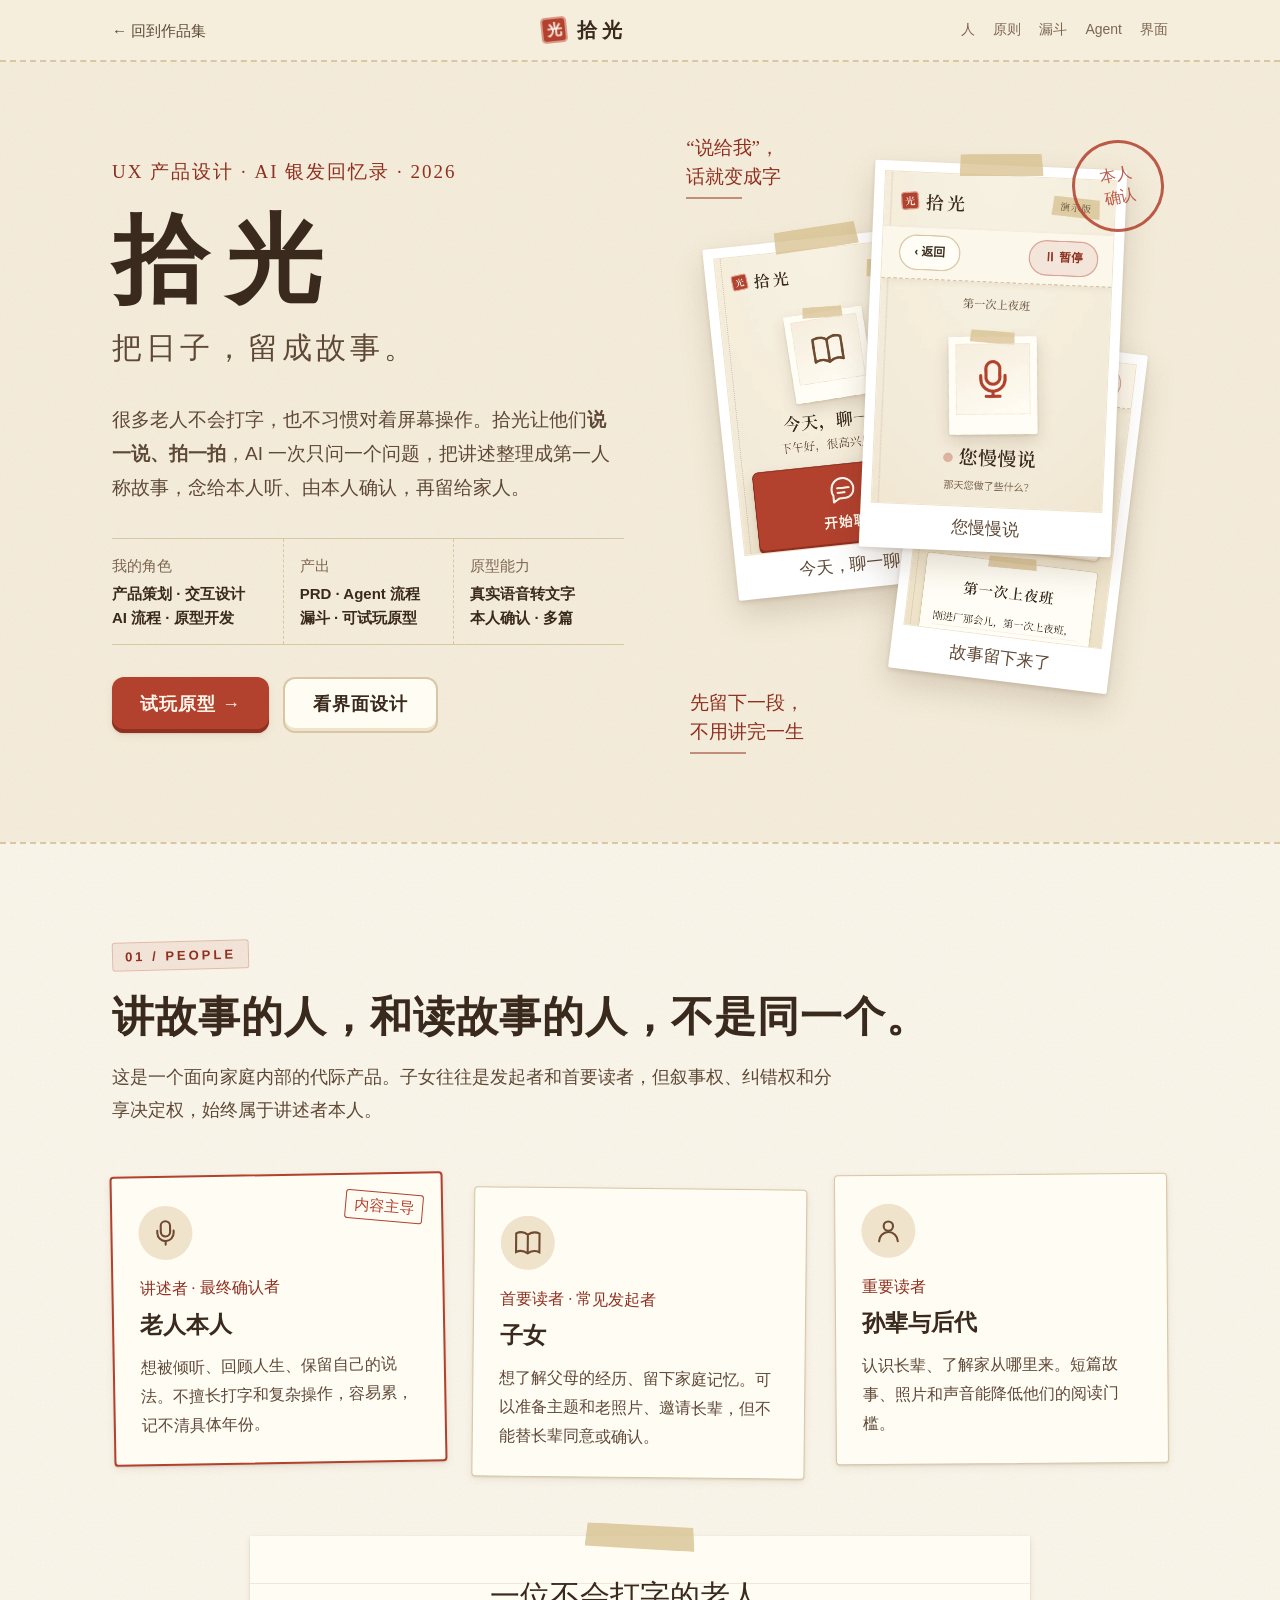
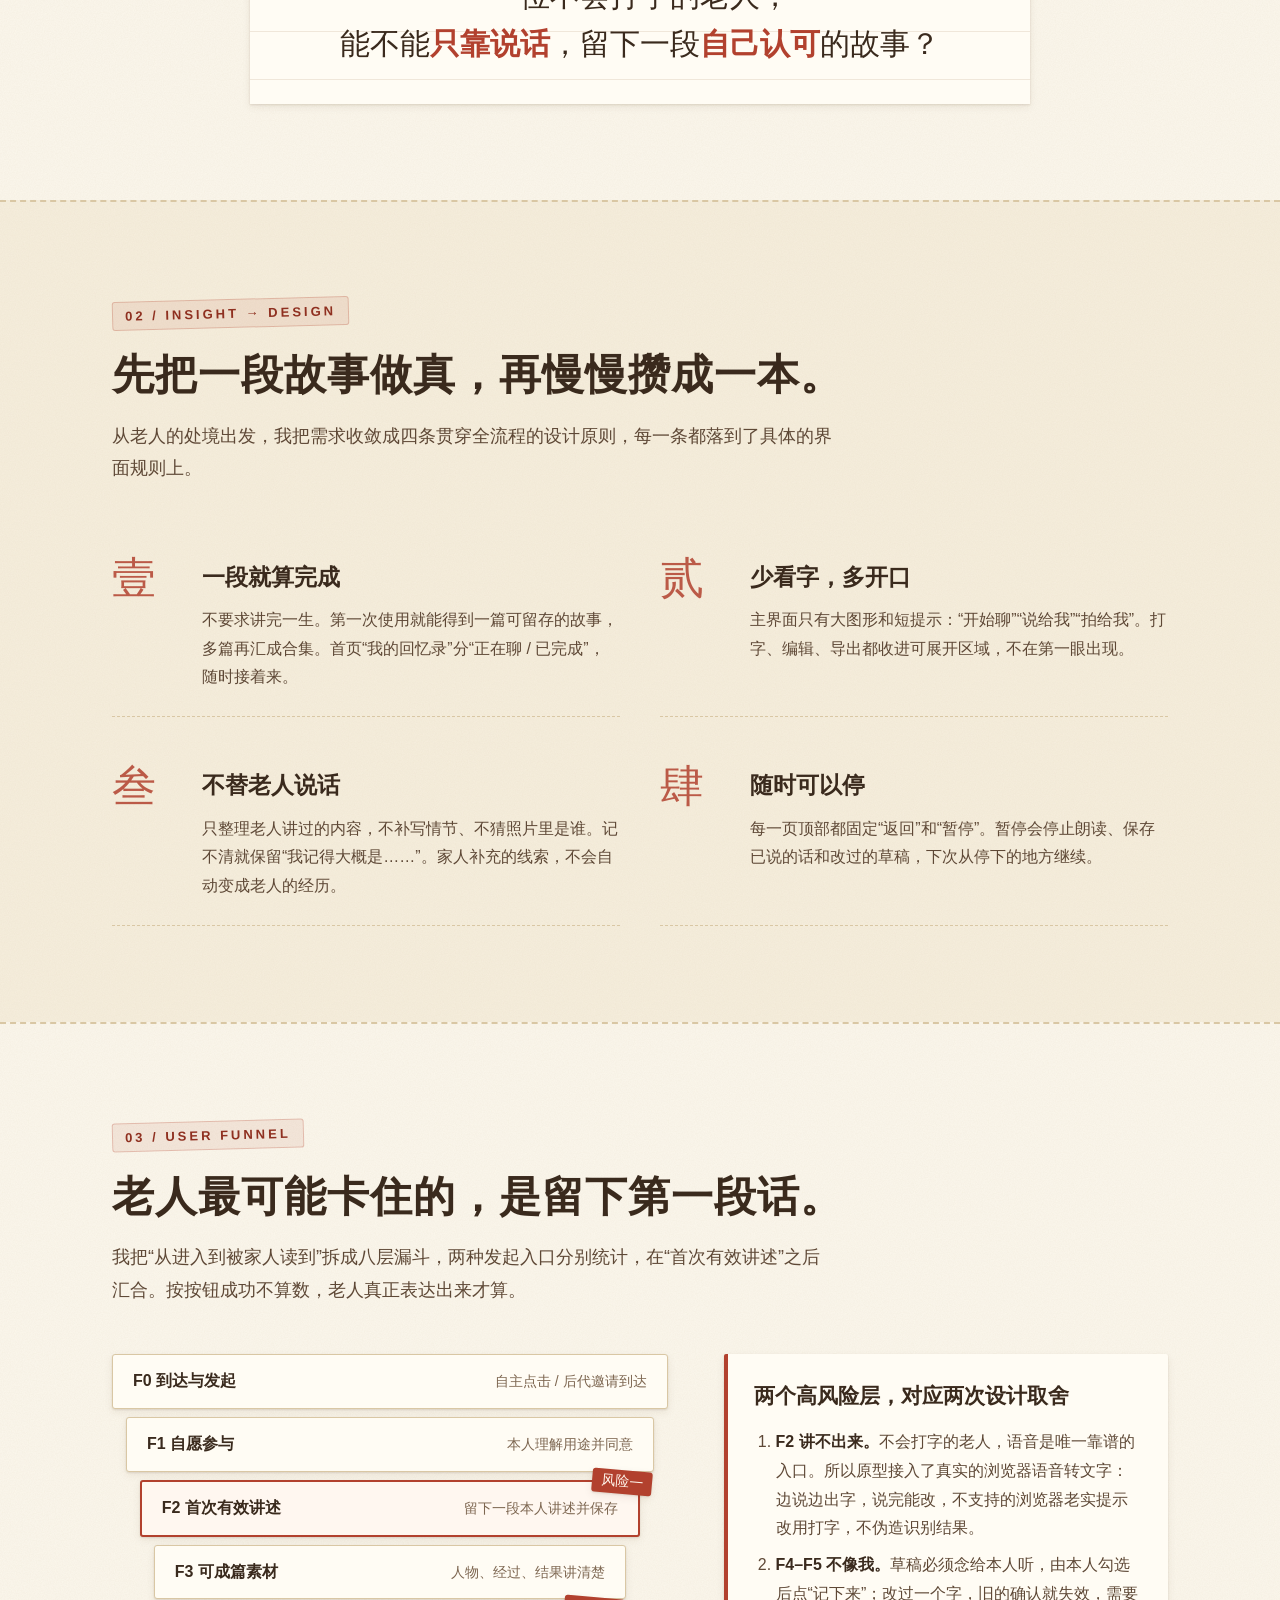
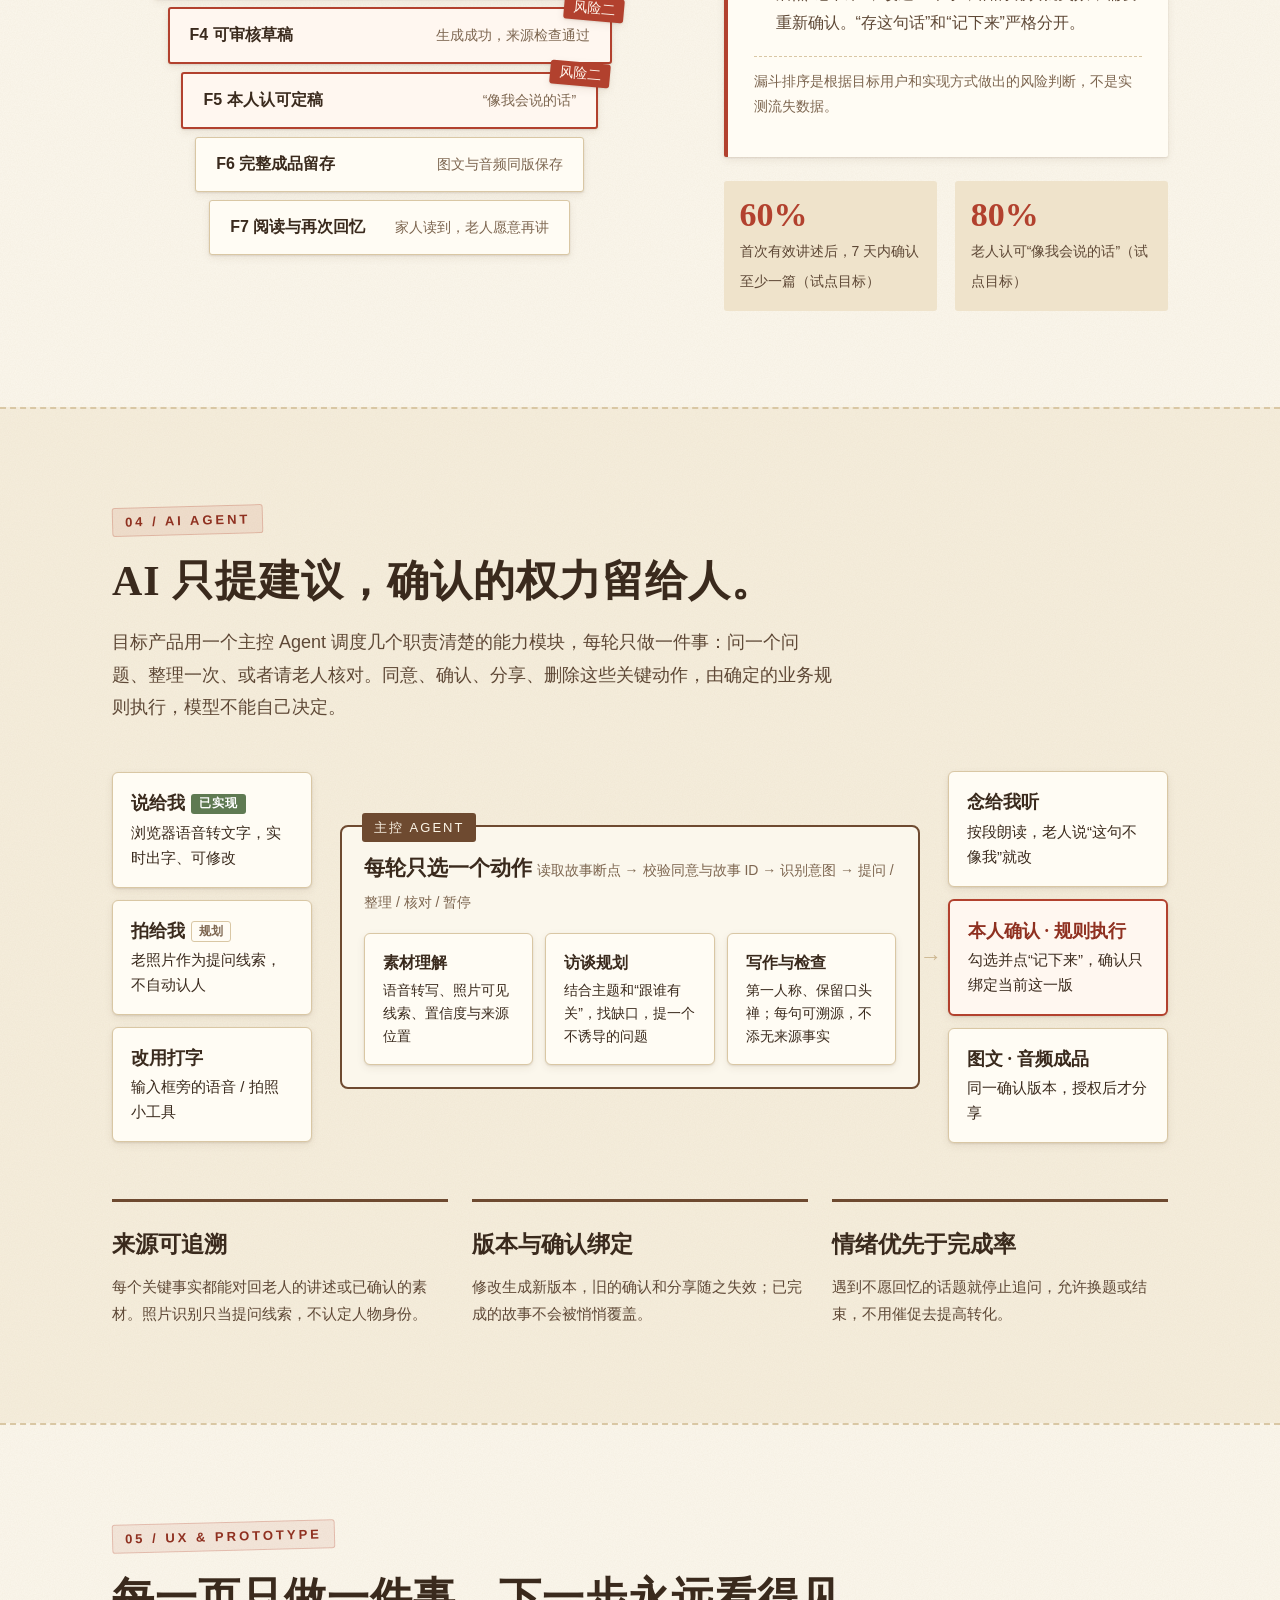
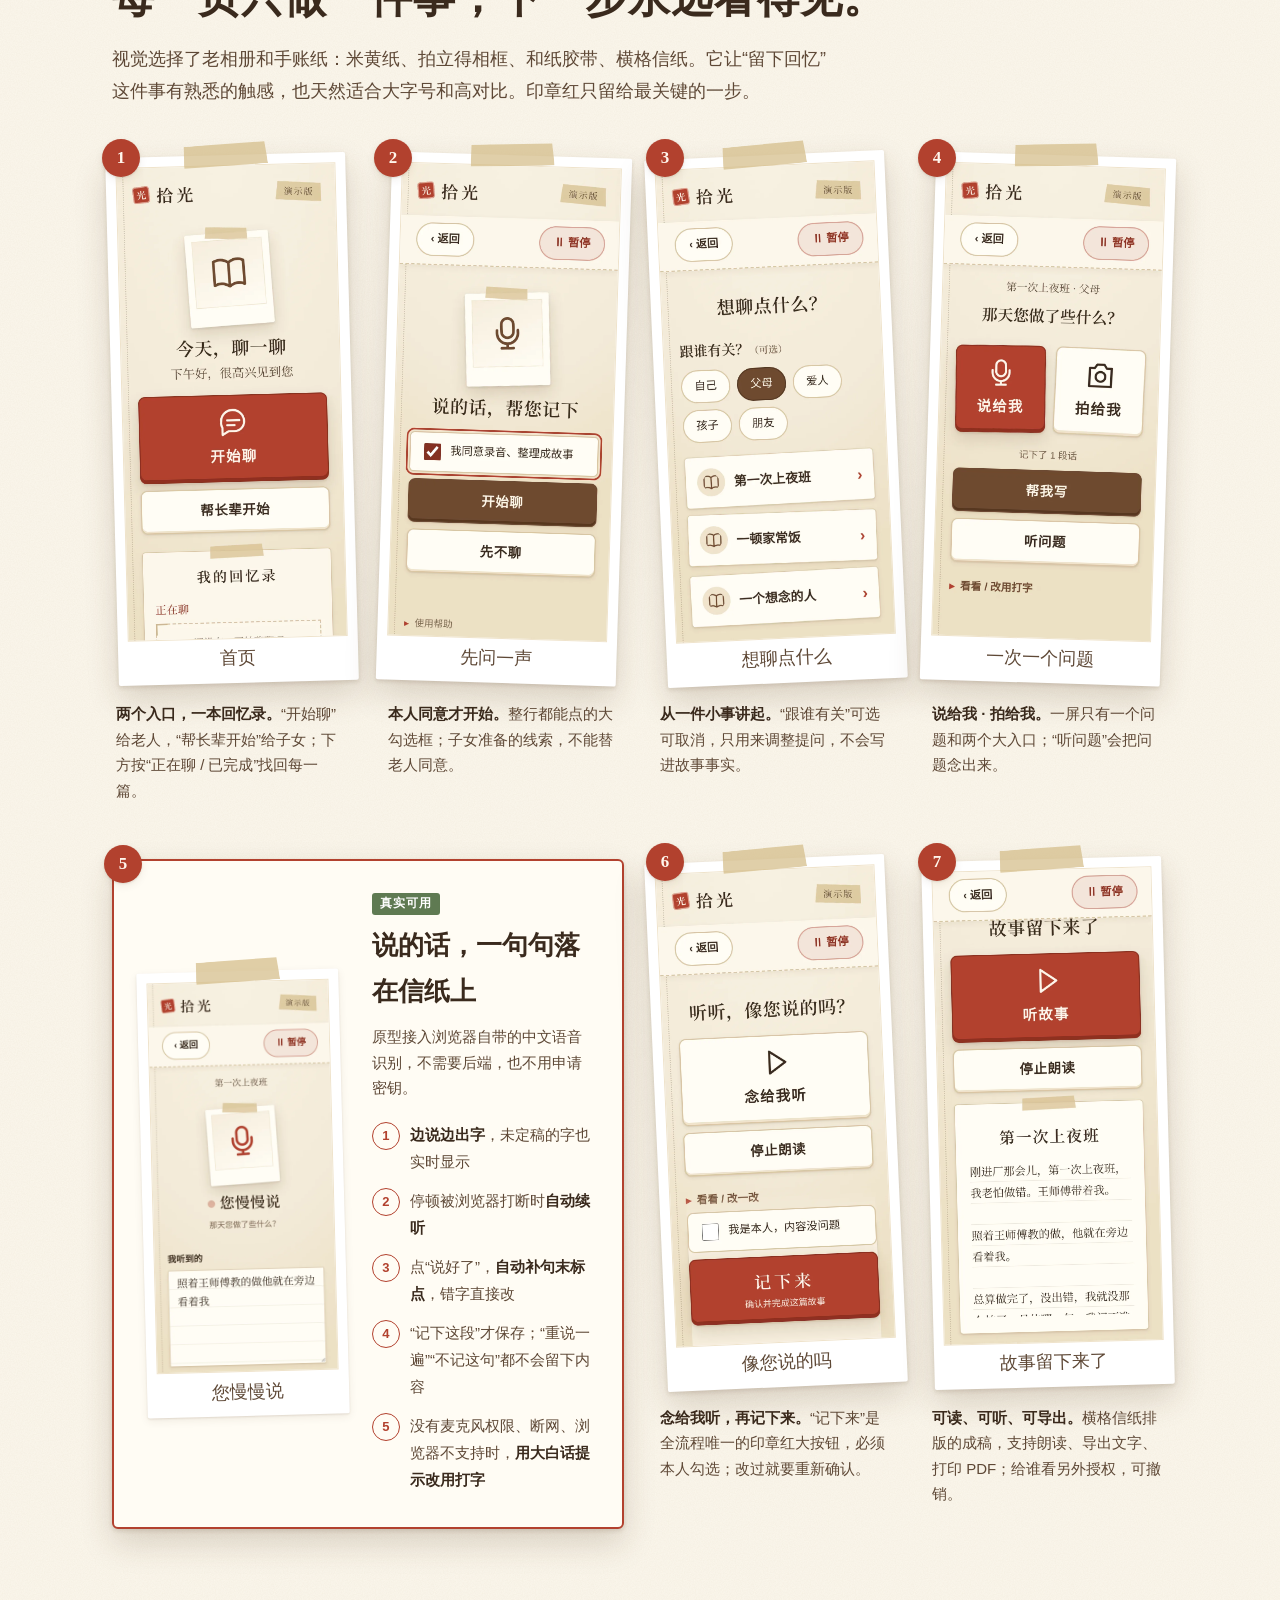
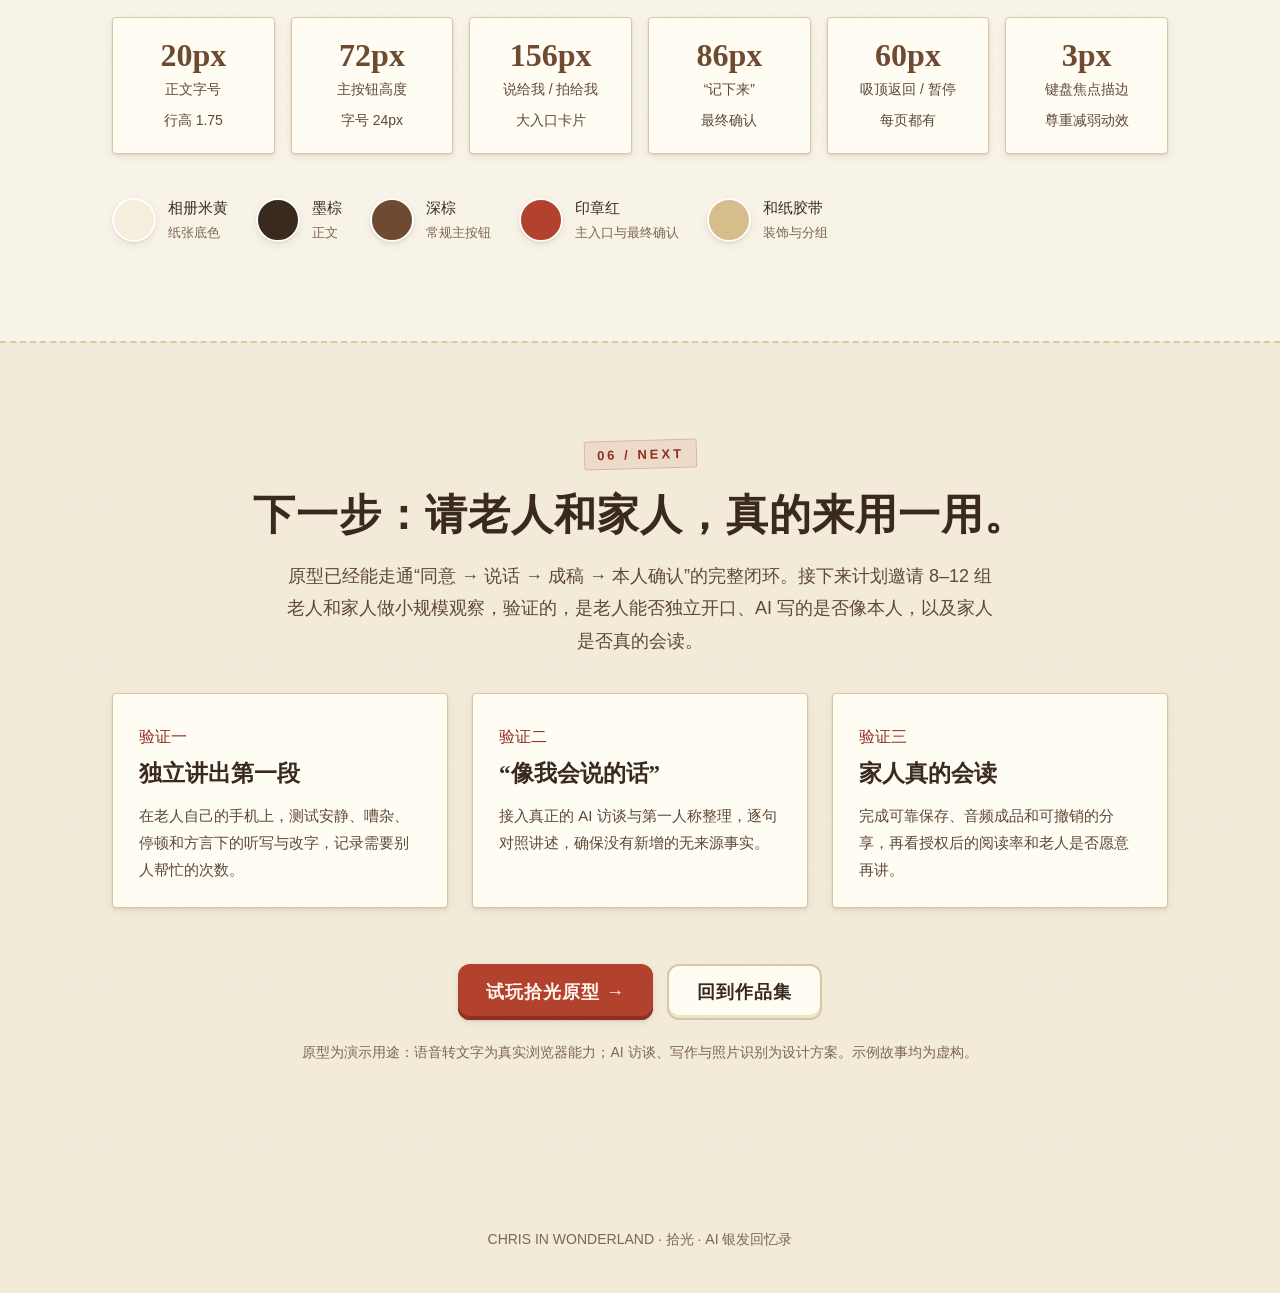
<file: assets/aiyf/portfolio/case.html>
<!doctype html>
<html lang="zh-CN">
<head>
<meta charset="utf-8">
<meta name="viewport" content="width=device-width, initial-scale=1, viewport-fit=cover">
<meta name="theme-color" content="#f6eedd">
<meta name="description" content="拾光 · AI 银发回忆录：让不擅长电子设备的老人，说一说就能留下自己认可的家庭故事。UX 产品设计案例。">
<title>拾光 · AI 银发回忆录 | CHRIS IN WONDERLAND</title>
<style>
:root{
--ink:#3a2a1d;--ink-2:#5e4836;--ink-3:#7d6650;
--paper:#f6eedd;--paper-2:#fbf7ec;--paper-3:#efe3cb;--card:#fffcf4;
--kraft:#cdb791;--line:#d9c7a4;--rule:rgba(160,120,80,.16);
--brown:#6e4a30;--brown-deep:#553722;
--seal:#b2412e;--seal-deep:#8f3020;--seal-tint:rgba(178,65,46,.09);
--moss:#5f7a52;--moss-tint:rgba(95,122,82,.12);
--tape:rgba(214,190,140,.74);--tape-2:rgba(196,142,120,.5);
--sh-1:0 1px 2px rgba(80,50,20,.12),0 3px 8px rgba(80,50,20,.08);
--sh-2:0 2px 4px rgba(80,50,20,.14),0 14px 32px rgba(80,50,20,.18);
--serif:"Songti SC","STSong","Noto Serif SC","Noto Serif CJK SC","Source Han Serif SC","SimSun",Georgia,serif;
--kai:"Kaiti SC","STKaiti","KaiTi","BiauKai",var(--serif);
--sans:"PingFang SC","Microsoft YaHei","Noto Sans SC",sans-serif;
--grain:url("data:image/svg+xml,%3Csvg xmlns='http://www.w3.org/2000/svg' width='160' height='160'%3E%3Cfilter id='n'%3E%3CfeTurbulence type='fractalNoise' baseFrequency='.85' numOctaves='3' stitchTiles='stitch'/%3E%3CfeColorMatrix values='0 0 0 0 .45 0 0 0 0 .32 0 0 0 0 .18 0 0 0 .08 0'/%3E%3C/filter%3E%3Crect width='160' height='160' filter='url(%23n)'/%3E%3C/svg%3E");
}
*{box-sizing:border-box}
html{-webkit-text-size-adjust:100%;scroll-behavior:smooth;overflow-x:clip}
body{margin:0;overflow-x:clip;color:var(--ink);font-family:var(--sans);font-size:17px;line-height:1.8;background:var(--grain),var(--paper)}
img{max-width:100%;height:auto;display:block}
a{color:inherit}
.wrap{max-width:1120px;margin:0 auto;padding:0 32px}
.kai{font-family:var(--kai)}

/* 顶栏 */
.topbar{position:sticky;top:0;z-index:20;background:rgba(246,238,221,.94);border-bottom:2px dashed var(--line)}
.topbar .wrap{display:flex;align-items:center;justify-content:space-between;min-height:60px;gap:16px}
.back{font-size:15px;text-decoration:none;color:var(--ink-2);display:inline-flex;align-items:center;gap:6px;padding:8px 0}
.back:hover{color:var(--seal)}
.brand{display:flex;align-items:center;gap:10px;font-family:var(--serif);font-weight:600;letter-spacing:5px;font-size:20px}
.seal{width:26px;height:26px;border-radius:5px;background:var(--seal);color:#fff4ea;display:inline-grid;place-items:center;font-size:15px;letter-spacing:0;transform:rotate(-6deg);box-shadow:inset 0 0 0 2px rgba(255,240,225,.5)}
.toc{display:flex;gap:18px;font-size:14px}
.toc a{text-decoration:none;color:var(--ink-3)}
.toc a:hover{color:var(--seal)}

/* 封面 */
.hero{padding:72px 0 88px;position:relative;overflow:hidden}
.hero .wrap{display:grid;grid-template-columns:1.05fr 1fr;gap:56px;align-items:center}
.kicker{font-family:var(--kai);font-size:19px;color:var(--seal-deep);letter-spacing:2px}
.title{font-family:var(--serif);font-size:96px;line-height:1.1;letter-spacing:18px;margin:18px 0 8px;font-weight:600}
.subtitle{font-family:var(--serif);font-size:30px;letter-spacing:4px;color:var(--ink-2);margin:0 0 28px}
.lead{font-size:19px;color:var(--ink-2);max-width:31em;margin:0 0 32px}
.facts{display:grid;grid-template-columns:repeat(3,1fr);gap:0;border-top:1px solid var(--line);border-bottom:1px solid var(--line);margin:0 0 32px}
.facts div{padding:14px 16px 14px 0}
.facts div+div{padding-left:16px;border-left:1px dashed var(--line)}
.facts dt{font-family:var(--kai);font-size:15px;color:var(--ink-3)}
.facts dd{margin:2px 0 0;font-size:15px;font-weight:600;line-height:1.6}
.cta{display:flex;gap:14px;flex-wrap:wrap}
.btn{display:inline-flex;align-items:center;gap:10px;min-height:56px;padding:0 28px;border-radius:12px;font-size:18px;font-weight:600;text-decoration:none;letter-spacing:1px;transition:transform .12s ease}
.btn:active{transform:translateY(2px)}
.btn.primary{background:var(--seal);color:#fff6ec;box-shadow:inset 0 -4px 0 var(--seal-deep),var(--sh-1)}
.btn.ghost{background:var(--card);border:2px solid var(--line);box-shadow:inset 0 -3px 0 var(--paper-3)}
.btn:hover{filter:brightness(1.04)}

/* 相册拼贴 */
.collage{position:relative;height:620px}
.collage .polaroid img{aspect-ratio:390/560;object-fit:cover;object-position:top}
.polaroid{position:absolute;background:#fff;padding:10px 10px 44px;border-radius:2px;box-shadow:var(--sh-2)}
.polaroid img{width:100%;border:1px solid var(--paper-3)}
.polaroid figcaption,.polaroid .cap{position:absolute;left:0;right:0;bottom:8px;text-align:center;font-family:var(--kai);font-size:17px;color:var(--ink-2)}
.polaroid:before{content:'';position:absolute;top:-12px;left:50%;width:84px;height:24px;margin-left:-42px;background:var(--tape);transform:rotate(-4deg);clip-path:polygon(2% 0,98% 8%,100% 100%,0 90%);z-index:2}
.collage .p1{width:228px;left:0;top:86px;transform:rotate(-6deg)}
.collage .p2{width:252px;left:30%;top:14px;transform:rotate(2.5deg);z-index:3}
.collage .p3{width:220px;right:0;top:190px;transform:rotate(7deg);z-index:2}
.note{position:absolute;font-family:var(--kai);font-size:19px;color:var(--seal-deep);line-height:1.5;z-index:3}
.note:after{content:'';display:block;width:56px;height:2px;background:currentColor;margin-top:6px;opacity:.5}
.collage .n1{left:6px;top:0}
.collage .n2{left:10px;bottom:0}
.stamp{position:absolute;right:4px;top:6px;width:92px;height:92px;border:3px solid var(--seal);border-radius:50%;color:var(--seal);display:grid;place-items:center;text-align:center;font-family:var(--serif);font-size:16px;line-height:1.35;transform:rotate(-12deg);opacity:.85;z-index:3}

/* 章节 */
section.chapter{padding:96px 0;border-top:2px dashed var(--line);position:relative}
section.chapter:nth-of-type(even){background:var(--grain),var(--paper-2)}
.index{display:inline-block;font-family:var(--sans);font-size:13px;letter-spacing:3px;font-weight:600;color:var(--seal-deep);background:var(--seal-tint);border:1px solid rgba(178,65,46,.25);padding:2px 12px;border-radius:3px;transform:rotate(-1.5deg)}
h2{font-family:var(--serif);font-size:42px;line-height:1.35;margin:18px 0 16px;font-weight:600;letter-spacing:1px;max-width:20em}
h3{font-family:var(--serif);font-size:23px;margin:0 0 8px;font-weight:600}
.intro{font-size:18px;color:var(--ink-2);max-width:40em;margin:0 0 48px}
.small{font-size:14px;color:var(--ink-3)}

/* 01 人 */
.people{display:grid;grid-template-columns:repeat(3,1fr);gap:28px}
.slip{background:var(--card);border:1px solid var(--line);border-radius:4px;padding:28px 26px 24px;box-shadow:var(--sh-1);position:relative}
.people .slip:nth-child(1){transform:rotate(-1deg)}
.people .slip:nth-child(2){transform:rotate(.6deg) translateY(14px)}
.people .slip:nth-child(3){transform:rotate(-.4deg)}
.role{font-family:var(--kai);font-size:16px;color:var(--seal-deep)}
.slip p{margin:8px 0 0;color:var(--ink-2);font-size:16px}
.slip .avatar{width:54px;height:54px;border-radius:50%;background:var(--paper-3);display:grid;place-items:center;margin-bottom:14px;color:var(--brown)}
.slip .avatar svg{width:28px;height:28px}
.slip.key{border:2px solid var(--seal)}
.slip.key:after{content:'内容主导';position:absolute;top:18px;right:18px;font-family:var(--kai);font-size:15px;color:var(--seal);border:1.5px solid var(--seal);padding:0 8px;border-radius:3px;transform:rotate(6deg)}
.question{margin:72px auto 0;max-width:780px;text-align:center;font-family:var(--serif);font-size:30px;line-height:1.6;position:relative;padding:36px 32px;background:var(--card) repeating-linear-gradient(transparent 0 47px,var(--rule) 47px 48px);box-shadow:var(--sh-1)}
.question:before{content:'';position:absolute;top:-12px;left:50%;width:110px;height:26px;margin-left:-55px;background:var(--tape);transform:rotate(2deg);clip-path:polygon(2% 0,98% 8%,100% 100%,0 90%)}
.question b{color:var(--seal)}

/* 02 原则 */
.principles{display:grid;grid-template-columns:repeat(2,1fr);gap:24px 40px}
.principle{display:grid;grid-template-columns:72px 1fr;gap:18px;padding:24px 0;border-bottom:1px dashed var(--line)}
.principle .no{font-family:var(--serif);font-size:44px;line-height:1;color:var(--seal);opacity:.85}
.principle p{margin:6px 0 0;color:var(--ink-2);font-size:16px}

/* 03 漏斗 */
.funnelGrid{display:grid;grid-template-columns:1.25fr 1fr;gap:56px;align-items:start}
.funnel{list-style:none;margin:0;padding:0;counter-reset:f}
.funnel li{position:relative;margin:0 auto 8px;padding:12px 20px;background:var(--card);border:1px solid var(--line);border-radius:3px;display:flex;justify-content:space-between;gap:12px;align-items:baseline;font-size:16px;box-shadow:var(--sh-1)}
.funnel li span:first-child{font-weight:600}
.funnel li em{font-style:normal;font-size:14px;color:var(--ink-3);text-align:right}
.funnel li:nth-child(1){width:100%}.funnel li:nth-child(2){width:95%}.funnel li:nth-child(3){width:90%}.funnel li:nth-child(4){width:85%}
.funnel li:nth-child(5){width:80%}.funnel li:nth-child(6){width:75%}.funnel li:nth-child(7){width:70%}.funnel li:nth-child(8){width:65%}
.funnel li.risk{border:2px solid var(--seal);background:#fff7f0}
.funnel li.risk:after{content:attr(data-risk);position:absolute;right:-14px;top:-12px;font-family:var(--kai);font-size:14px;line-height:1;color:#fff6ec;background:var(--seal);padding:5px 9px;border-radius:3px;transform:rotate(5deg);box-shadow:var(--sh-1)}
.funnelNote{background:var(--card);border-left:4px solid var(--seal);padding:24px 26px;box-shadow:var(--sh-1);border-radius:2px}
.funnelNote h3{font-size:21px}
.funnelNote ol{margin:12px 0 0;padding-left:22px;color:var(--ink-2);font-size:16px}
.funnelNote li{margin:8px 0}
.funnelNote li b{color:var(--ink)}
.caveat{margin-top:18px;font-size:14px;color:var(--ink-3);border-top:1px dashed var(--line);padding-top:12px}
.metric{display:flex;gap:18px;margin-top:24px}
.metric div{flex:1;background:var(--paper-3);border-radius:3px;padding:14px 16px}
.metric strong{display:block;font-family:var(--serif);font-size:34px;line-height:1.2;color:var(--seal)}
.metric span{font-size:14px;color:var(--ink-2)}

/* 04 Agent */
.flow{display:grid;grid-template-columns:200px 1fr 220px;gap:28px;align-items:center}
.box{background:var(--card);border:1.5px solid var(--line);border-radius:6px;padding:16px 18px;box-shadow:var(--sh-1);font-size:15px;line-height:1.65}
.box b{display:block;font-family:var(--serif);font-size:18px;margin-bottom:2px}
.box .small{display:block;margin-top:2px}
.stack{display:grid;gap:12px}
.core{border:2px solid var(--brown);background:var(--paper-2);padding:22px;border-radius:8px;position:relative}
.core>b{font-size:21px}
.core .tag{position:absolute;top:-14px;left:20px;background:var(--brown);color:#fdf6e8;font-size:13px;letter-spacing:2px;padding:3px 12px;border-radius:3px}
.modules{display:grid;grid-template-columns:repeat(3,1fr);gap:12px;margin-top:16px}
.modules .box{background:var(--card);font-size:14px}
.modules .box b{font-size:16px}
.arrow{position:relative}
.flow .arrow-r:after{content:'→';position:absolute;right:-24px;top:50%;transform:translateY(-50%);font-size:22px;color:var(--kraft)}
.rule{border:2px solid var(--seal);background:#fff7f0}
.rule b{color:var(--seal-deep)}
.live{display:inline-block;font-size:12px;font-weight:600;color:#fff;background:var(--moss);padding:0 8px;border-radius:3px;margin-left:6px;vertical-align:2px;letter-spacing:1px}
.plan{display:inline-block;font-size:12px;color:var(--ink-3);border:1px solid var(--line);padding:0 7px;border-radius:3px;margin-left:6px;vertical-align:2px}
.guardrails{display:grid;grid-template-columns:repeat(3,1fr);gap:24px;margin-top:56px}
.guard{padding:22px 0 0;border-top:3px solid var(--brown)}
.guard p{margin:6px 0 0;font-size:15px;color:var(--ink-2)}

/* 05 界面 */
.album{display:grid;grid-template-columns:repeat(4,1fr);gap:56px 32px;margin-top:8px}
.shot{position:relative;margin:0}
.shot .polaroid{position:relative;transform:rotate(var(--r,-1.5deg))}
.shot:nth-child(2n) .polaroid{--r:1.8deg}
.shot:nth-child(3n) .polaroid{--r:-2.6deg}
.shot .polaroid figcaption,.polaroid .cap{font-size:18px}
.shot .num{position:absolute;top:-16px;left:-10px;z-index:4;width:38px;height:38px;border-radius:50%;background:var(--seal);color:#fff6ec;display:grid;place-items:center;font-family:var(--serif);font-weight:600;box-shadow:var(--sh-1)}
.shot p{margin:18px 4px 0;font-size:15px;color:var(--ink-2);line-height:1.7}
.shot p b{color:var(--ink)}
.shot.feature{grid-column:span 2;display:grid;grid-template-columns:1fr 1.1fr;gap:28px;align-items:center;background:var(--card);padding:28px;border:2px solid var(--seal);border-radius:6px;box-shadow:var(--sh-2)}
.shot.feature .polaroid{box-shadow:var(--sh-1)}
.shot.feature h3{font-size:26px}
.steps{list-style:none;margin:14px 0 0;padding:0;counter-reset:s}
.steps li{counter-increment:s;position:relative;padding:6px 0 6px 38px;font-size:15px;color:var(--ink-2)}
.steps li:before{content:counter(s);position:absolute;left:0;top:7px;width:26px;height:26px;border-radius:50%;border:1.5px solid var(--seal);color:var(--seal);display:grid;place-items:center;font-size:13px;font-weight:600}
.steps li b{color:var(--ink)}

/* 适老化规格 */
.specs{margin-top:88px;display:grid;grid-template-columns:repeat(6,1fr);gap:16px}
.spec{background:var(--card);border:1px solid var(--line);border-radius:4px;padding:18px 16px;text-align:center;box-shadow:var(--sh-1)}
.spec strong{display:block;font-family:var(--serif);font-size:32px;line-height:1.2;color:var(--brown)}
.spec span{font-size:14px;color:var(--ink-2)}
.palette{display:flex;gap:28px;margin-top:40px;flex-wrap:wrap;align-items:center}
.chip{display:flex;align-items:center;gap:12px;font-size:15px}
.chip i{width:44px;height:44px;border-radius:50%;box-shadow:var(--sh-1);border:2px solid #fff}
.chip small{display:block;color:var(--ink-3);font-size:13px}

/* 结尾 */
.ending{padding:96px 0 120px;border-top:2px dashed var(--line);text-align:center}
.ending h2{margin:18px auto 16px}
.ending .intro{margin:0 auto 36px}
.ending .cta{justify-content:center}
.next{display:grid;grid-template-columns:repeat(3,1fr);gap:24px;text-align:left;margin:0 0 56px}
.next .slip p{font-size:15px}
footer{padding:28px 0 40px;text-align:center;font-size:14px;color:var(--ink-3)}

.reveal{opacity:0;transform:translateY(16px);transition:opacity .6s ease,transform .6s ease}
.reveal.in{opacity:1;transform:none}
@media (prefers-reduced-motion:reduce){*{transition:none!important;animation:none!important}.reveal{opacity:1;transform:none}}
:focus-visible{outline:3px solid var(--seal);outline-offset:3px;border-radius:6px}

@media (max-width:980px){
.hero .wrap,.funnelGrid{grid-template-columns:1fr}
.collage{height:560px;max-width:560px;margin:0 auto;width:100%}
.flow{grid-template-columns:1fr}.flow .arrow-r:after{content:'↓';right:50%;top:auto;bottom:-26px;transform:none}
.album{grid-template-columns:repeat(2,1fr)}
.specs{grid-template-columns:repeat(3,1fr)}
.toc{display:none}
}
@media (max-width:640px){
body{font-size:16px}
.wrap{padding:0 18px}
.hero{padding:40px 0 56px}
.title{font-size:64px;letter-spacing:10px}
.subtitle{font-size:22px}
.facts{grid-template-columns:1fr}.facts div+div{border-left:0;padding-left:0;border-top:1px dashed var(--line)}
.collage{height:480px}
.collage .p1{width:160px;top:70px}.collage .p2{width:176px;left:27%}.collage .p3{width:156px;top:150px}
.stamp{width:70px;height:70px;font-size:13px;right:0;top:0}
.collage .n1{font-size:16px}.collage .n2{font-size:16px}
section.chapter{padding:64px 0}
h2{font-size:30px}
.question{font-size:22px;padding:28px 20px}
.people,.principles,.guardrails,.next{grid-template-columns:1fr}
.people .slip:nth-child(2){transform:rotate(.6deg)}
.modules{grid-template-columns:1fr}
.album{grid-template-columns:1fr 1fr;gap:44px 18px}
.shot.feature{grid-column:1/-1;grid-template-columns:1fr;padding:20px}
.shot p{font-size:14px}
.specs{grid-template-columns:repeat(2,1fr)}
.funnel li{flex-direction:column;gap:0}.funnel li em{text-align:left}
.funnel li.risk:after{right:-6px}
.metric{flex-direction:column}
}
</style>
</head>
<body>

<header class="topbar">
  <div class="wrap">
    <a class="back" href="/">← 回到作品集</a>
    <div class="brand"><span class="seal" aria-hidden="true">光</span>拾光</div>
    <nav class="toc" aria-label="章节">
      <a href="#people">人</a><a href="#principles">原则</a><a href="#funnel">漏斗</a><a href="#agent">Agent</a><a href="#ux">界面</a>
    </nav>
  </div>
</header>

<main>
<section class="hero">
  <div class="wrap">
    <div>
      <div class="kicker">UX 产品设计 · AI 银发回忆录 · 2026</div>
      <h1 class="title">拾光</h1>
      <p class="subtitle">把日子，留成故事。</p>
      <p class="lead">很多老人不会打字，也不习惯对着屏幕操作。拾光让他们<b>说一说、拍一拍</b>，AI 一次只问一个问题，把讲述整理成第一人称故事，念给本人听、由本人确认，再留给家人。</p>
      <dl class="facts">
        <div><dt>我的角色</dt><dd>产品策划 · 交互设计<br>AI 流程 · 原型开发</dd></div>
        <div><dt>产出</dt><dd>PRD · Agent 流程<br>漏斗 · 可试玩原型</dd></div>
        <div><dt>原型能力</dt><dd>真实语音转文字<br>本人确认 · 多篇</dd></div>
      </dl>
      <div class="cta">
        <a class="btn primary" href="../demo.html" target="_blank" rel="noopener">试玩原型 →</a>
        <a class="btn ghost" href="#ux">看界面设计</a>
      </div>
    </div>
    <div class="collage" aria-label="原型界面拼贴">
      <span class="note n1">“说给我”，<br>话就变成字</span>
      <figure class="polaroid p1"><img src="shots/home.webp" alt="拾光首页：开始聊、帮长辈开始与我的回忆录" width="390" height="844"><figcaption>今天，聊一聊</figcaption></figure>
      <figure class="polaroid p2"><img src="shots/voice.webp" alt="语音听写页：说的话实时出现在横格纸上" width="390" height="844"><figcaption>您慢慢说</figcaption></figure>
      <figure class="polaroid p3"><img src="shots/final.webp" alt="成稿页：故事留下来了" width="390" height="844"><figcaption>故事留下来了</figcaption></figure>
      <span class="stamp" aria-hidden="true">本人<br>确认</span>
      <span class="note n2">先留下一段，<br>不用讲完一生</span>
    </div>
  </div>
</section>

<section class="chapter" id="people">
  <div class="wrap reveal">
    <span class="index">01 / PEOPLE</span>
    <h2>讲故事的人，和读故事的人，不是同一个。</h2>
    <p class="intro">这是一个面向家庭内部的代际产品。子女往往是发起者和首要读者，但叙事权、纠错权和分享决定权，始终属于讲述者本人。</p>
    <div class="people">
      <div class="slip key">
        <div class="avatar"><svg viewBox="0 0 24 24" fill="none" stroke="currentColor" stroke-width="1.8" stroke-linecap="round"><rect x="8" y="2" width="8" height="13" rx="4"/><path d="M5 10v2a7 7 0 0 0 14 0v-2M12 19v3"/></svg></div>
        <span class="role">讲述者 · 最终确认者</span>
        <h3>老人本人</h3>
        <p>想被倾听、回顾人生、保留自己的说法。不擅长打字和复杂操作，容易累，记不清具体年份。</p>
      </div>
      <div class="slip">
        <div class="avatar"><svg viewBox="0 0 24 24" fill="none" stroke="currentColor" stroke-width="1.8" stroke-linecap="round"><path d="M12 5C8 2 4 3 2 4v16c4-2 7-1 10 1 3-2 6-3 10-1V4c-4-2-7-1-10 1v16"/></svg></div>
        <span class="role">首要读者 · 常见发起者</span>
        <h3>子女</h3>
        <p>想了解父母的经历、留下家庭记忆。可以准备主题和老照片、邀请长辈，但不能替长辈同意或确认。</p>
      </div>
      <div class="slip">
        <div class="avatar"><svg viewBox="0 0 24 24" fill="none" stroke="currentColor" stroke-width="1.8" stroke-linecap="round"><circle cx="12" cy="8" r="4"/><path d="M4 21a8 8 0 0 1 16 0"/></svg></div>
        <span class="role">重要读者</span>
        <h3>孙辈与后代</h3>
        <p>认识长辈、了解家从哪里来。短篇故事、照片和声音能降低他们的阅读门槛。</p>
      </div>
    </div>
    <p class="question">一位不会打字的老人，<br>能不能<b>只靠说话</b>，留下一段<b>自己认可</b>的故事？</p>
  </div>
</section>

<section class="chapter" id="principles">
  <div class="wrap reveal">
    <span class="index">02 / INSIGHT → DESIGN</span>
    <h2>先把一段故事做真，再慢慢攒成一本。</h2>
    <p class="intro">从老人的处境出发，我把需求收敛成四条贯穿全流程的设计原则，每一条都落到了具体的界面规则上。</p>
    <div class="principles">
      <div class="principle"><span class="no">壹</span><div><h3>一段就算完成</h3><p>不要求讲完一生。第一次使用就能得到一篇可留存的故事，多篇再汇成合集。首页“我的回忆录”分“正在聊 / 已完成”，随时接着来。</p></div></div>
      <div class="principle"><span class="no">贰</span><div><h3>少看字，多开口</h3><p>主界面只有大图形和短提示：“开始聊”“说给我”“拍给我”。打字、编辑、导出都收进可展开区域，不在第一眼出现。</p></div></div>
      <div class="principle"><span class="no">叁</span><div><h3>不替老人说话</h3><p>只整理老人讲过的内容，不补写情节、不猜照片里是谁。记不清就保留“我记得大概是……”。家人补充的线索，不会自动变成老人的经历。</p></div></div>
      <div class="principle"><span class="no">肆</span><div><h3>随时可以停</h3><p>每一页顶部都固定“返回”和“暂停”。暂停会停止朗读、保存已说的话和改过的草稿，下次从停下的地方继续。</p></div></div>
    </div>
  </div>
</section>

<section class="chapter" id="funnel">
  <div class="wrap reveal">
    <span class="index">03 / USER FUNNEL</span>
    <h2>老人最可能卡住的，是留下第一段话。</h2>
    <p class="intro">我把“从进入到被家人读到”拆成八层漏斗，两种发起入口分别统计，在“首次有效讲述”之后汇合。按按钮成功不算数，老人真正表达出来才算。</p>
    <div class="funnelGrid">
      <ol class="funnel" aria-label="用户行为漏斗 F0 到 F7">
        <li><span>F0 到达与发起</span><em>自主点击 / 后代邀请到达</em></li>
        <li><span>F1 自愿参与</span><em>本人理解用途并同意</em></li>
        <li class="risk" data-risk="风险一"><span>F2 首次有效讲述</span><em>留下一段本人讲述并保存</em></li>
        <li><span>F3 可成篇素材</span><em>人物、经过、结果讲清楚</em></li>
        <li class="risk" data-risk="风险二"><span>F4 可审核草稿</span><em>生成成功，来源检查通过</em></li>
        <li class="risk" data-risk="风险二"><span>F5 本人认可定稿</span><em>“像我会说的话”</em></li>
        <li><span>F6 完整成品留存</span><em>图文与音频同版保存</em></li>
        <li><span>F7 阅读与再次回忆</span><em>家人读到，老人愿意再讲</em></li>
      </ol>
      <div>
        <div class="funnelNote">
          <h3>两个高风险层，对应两次设计取舍</h3>
          <ol>
            <li><b>F2 讲不出来。</b>不会打字的老人，语音是唯一靠谱的入口。所以原型接入了真实的浏览器语音转文字：边说边出字，说完能改，不支持的浏览器老实提示改用打字，不伪造识别结果。</li>
            <li><b>F4–F5 不像我。</b>草稿必须念给本人听，由本人勾选后点“记下来”；改过一个字，旧的确认就失效，需要重新确认。“存这句话”和“记下来”严格分开。</li>
          </ol>
          <p class="caveat">漏斗排序是根据目标用户和实现方式做出的风险判断，不是实测流失数据。</p>
        </div>
        <div class="metric">
          <div><strong>60%</strong><span>首次有效讲述后，7 天内确认至少一篇（试点目标）</span></div>
          <div><strong>80%</strong><span>老人认可“像我会说的话”（试点目标）</span></div>
        </div>
      </div>
    </div>
  </div>
</section>

<section class="chapter" id="agent">
  <div class="wrap reveal">
    <span class="index">04 / AI AGENT</span>
    <h2>AI 只提建议，确认的权力留给人。</h2>
    <p class="intro">目标产品用一个主控 Agent 调度几个职责清楚的能力模块，每轮只做一件事：问一个问题、整理一次、或者请老人核对。同意、确认、分享、删除这些关键动作，由确定的业务规则执行，模型不能自己决定。</p>
    <div class="flow">
      <div class="stack">
        <div class="box arrow-r"><b>说给我<span class="live">已实现</span></b>浏览器语音转文字，实时出字、可修改</div>
        <div class="box"><b>拍给我<span class="plan">规划</span></b>老照片作为提问线索，不自动认人</div>
        <div class="box"><b>改用打字</b>输入框旁的语音 / 拍照小工具</div>
      </div>
      <div class="core arrow-r">
        <span class="tag">主控 AGENT</span>
        <b>每轮只选一个动作</b>
        <span class="small">读取故事断点 → 校验同意与故事 ID → 识别意图 → 提问 / 整理 / 核对 / 暂停</span>
        <div class="modules">
          <div class="box"><b>素材理解</b>语音转写、照片可见线索、置信度与来源位置</div>
          <div class="box"><b>访谈规划</b>结合主题和“跟谁有关”，找缺口，提一个不诱导的问题</div>
          <div class="box"><b>写作与检查</b>第一人称、保留口头禅；每句可溯源，不添无来源事实</div>
        </div>
      </div>
      <div class="stack">
        <div class="box"><b>念给我听</b>按段朗读，老人说“这句不像我”就改</div>
        <div class="box rule"><b>本人确认 · 规则执行</b>勾选并点“记下来”，确认只绑定当前这一版</div>
        <div class="box"><b>图文 · 音频成品</b>同一确认版本，授权后才分享</div>
      </div>
    </div>
    <div class="guardrails">
      <div class="guard"><h3>来源可追溯</h3><p>每个关键事实都能对回老人的讲述或已确认的素材。照片识别只当提问线索，不认定人物身份。</p></div>
      <div class="guard"><h3>版本与确认绑定</h3><p>修改生成新版本，旧的确认和分享随之失效；已完成的故事不会被悄悄覆盖。</p></div>
      <div class="guard"><h3>情绪优先于完成率</h3><p>遇到不愿回忆的话题就停止追问，允许换题或结束，不用催促去提高转化。</p></div>
    </div>
  </div>
</section>

<section class="chapter" id="ux">
  <div class="wrap reveal">
    <span class="index">05 / UX &amp; PROTOTYPE</span>
    <h2>每一页只做一件事，下一步永远看得见。</h2>
    <p class="intro">视觉选择了老相册和手账纸：米黄纸、拍立得相框、和纸胶带、横格信纸。它让“留下回忆”这件事有熟悉的触感，也天然适合大字号和高对比。印章红只留给最关键的一步。</p>
    <div class="album">
      <figure class="shot"><span class="num">1</span><div class="polaroid"><img src="shots/home.webp" alt="首页" loading="lazy" width="390" height="844"><span class="cap">首页</span></div><p><b>两个入口，一本回忆录。</b>“开始聊”给老人，“帮长辈开始”给子女；下方按“正在聊 / 已完成”找回每一篇。</p></figure>
      <figure class="shot"><span class="num">2</span><div class="polaroid"><img src="shots/consent.webp" alt="同意页" loading="lazy" width="390" height="844"><span class="cap">先问一声</span></div><p><b>本人同意才开始。</b>整行都能点的大勾选框；子女准备的线索，不能替老人同意。</p></figure>
      <figure class="shot"><span class="num">3</span><div class="polaroid"><img src="shots/topic.webp" alt="选题页" loading="lazy" width="390" height="844"><span class="cap">想聊点什么</span></div><p><b>从一件小事讲起。</b>“跟谁有关”可选可取消，只用来调整提问，不会写进故事事实。</p></figure>
      <figure class="shot"><span class="num">4</span><div class="polaroid"><img src="shots/chat.webp" alt="讲述页" loading="lazy" width="390" height="844"><span class="cap">一次一个问题</span></div><p><b>说给我 · 拍给我。</b>一屏只有一个问题和两个大入口；“听问题”会把问题念出来。</p></figure>
      <figure class="shot feature"><span class="num">5</span><div class="polaroid"><img src="shots/voice.webp" alt="语音听写页" loading="lazy" width="390" height="844"><span class="cap">您慢慢说</span></div><div><span class="live" style="margin:0 0 8px">真实可用</span><h3>说的话，一句句落在信纸上</h3><p style="margin:8px 0 0">原型接入浏览器自带的中文语音识别，不需要后端，也不用申请密钥。</p><ol class="steps"><li><b>边说边出字</b>，未定稿的字也实时显示</li><li>停顿被浏览器打断时<b>自动续听</b></li><li>点“说好了”，<b>自动补句末标点</b>，错字直接改</li><li>“记下这段”才保存；“重说一遍”“不记这句”都不会留下内容</li><li>没有麦克风权限、断网、浏览器不支持时，<b>用大白话提示改用打字</b></li></ol></div></figure>
      <figure class="shot"><span class="num">6</span><div class="polaroid"><img src="shots/review.webp" alt="确认页" loading="lazy" width="390" height="844"><span class="cap">像您说的吗</span></div><p><b>念给我听，再记下来。</b>“记下来”是全流程唯一的印章红大按钮，必须本人勾选；改过就要重新确认。</p></figure>
      <figure class="shot"><span class="num">7</span><div class="polaroid"><img src="shots/final.webp" alt="成稿页" loading="lazy" width="390" height="844"><span class="cap">故事留下来了</span></div><p><b>可读、可听、可导出。</b>横格信纸排版的成稿，支持朗读、导出文字、打印 PDF；给谁看另外授权，可撤销。</p></figure>
    </div>

    <div class="specs" aria-label="适老化规格">
      <div class="spec"><strong>20px</strong><span>正文字号<br>行高 1.75</span></div>
      <div class="spec"><strong>72px</strong><span>主按钮高度<br>字号 24px</span></div>
      <div class="spec"><strong>156px</strong><span>说给我 / 拍给我<br>大入口卡片</span></div>
      <div class="spec"><strong>86px</strong><span>“记下来”<br>最终确认</span></div>
      <div class="spec"><strong>60px</strong><span>吸顶返回 / 暂停<br>每页都有</span></div>
      <div class="spec"><strong>3px</strong><span>键盘焦点描边<br>尊重减弱动效</span></div>
    </div>
    <div class="palette" aria-label="配色">
      <span class="chip"><i style="background:#f6eedd"></i><span>相册米黄<small>纸张底色</small></span></span>
      <span class="chip"><i style="background:#3a2a1d"></i><span>墨棕<small>正文</small></span></span>
      <span class="chip"><i style="background:#6e4a30"></i><span>深棕<small>常规主按钮</small></span></span>
      <span class="chip"><i style="background:#b2412e"></i><span>印章红<small>主入口与最终确认</small></span></span>
      <span class="chip"><i style="background:#d6be8c"></i><span>和纸胶带<small>装饰与分组</small></span></span>
    </div>
  </div>
</section>

<section class="ending">
  <div class="wrap reveal">
    <span class="index">06 / NEXT</span>
    <h2>下一步：请老人和家人，真的来用一用。</h2>
    <p class="intro">原型已经能走通“同意 → 说话 → 成稿 → 本人确认”的完整闭环。接下来计划邀请 8–12 组老人和家人做小规模观察，验证的，是老人能否独立开口、AI 写的是否像本人，以及家人是否真的会读。</p>
    <div class="next">
      <div class="slip"><span class="role">验证一</span><h3>独立讲出第一段</h3><p>在老人自己的手机上，测试安静、嘈杂、停顿和方言下的听写与改字，记录需要别人帮忙的次数。</p></div>
      <div class="slip"><span class="role">验证二</span><h3>“像我会说的话”</h3><p>接入真正的 AI 访谈与第一人称整理，逐句对照讲述，确保没有新增的无来源事实。</p></div>
      <div class="slip"><span class="role">验证三</span><h3>家人真的会读</h3><p>完成可靠保存、音频成品和可撤销的分享，再看授权后的阅读率和老人是否愿意再讲。</p></div>
    </div>
    <div class="cta">
      <a class="btn primary" href="../demo.html" target="_blank" rel="noopener">试玩拾光原型 →</a>
      <a class="btn ghost" href="/">回到作品集</a>
    </div>
    <p class="small" style="margin-top:20px">原型为演示用途：语音转文字为真实浏览器能力；AI 访谈、写作与照片识别为设计方案。示例故事均为虚构。</p>
  </div>
</section>
</main>
<footer>CHRIS IN WONDERLAND · 拾光 · AI 银发回忆录</footer>

<script>
(function(){
  var els=document.querySelectorAll('.reveal');
  if(!('IntersectionObserver' in window)){els.forEach(function(e){e.classList.add('in')});return;}
  var io=new IntersectionObserver(function(entries){entries.forEach(function(en){if(en.isIntersecting){en.target.classList.add('in');io.unobserve(en.target);}})},{rootMargin:'0px 0px -8% 0px'});
  els.forEach(function(e){io.observe(e)});
})();
</script>
</body>
</html>
</file>
